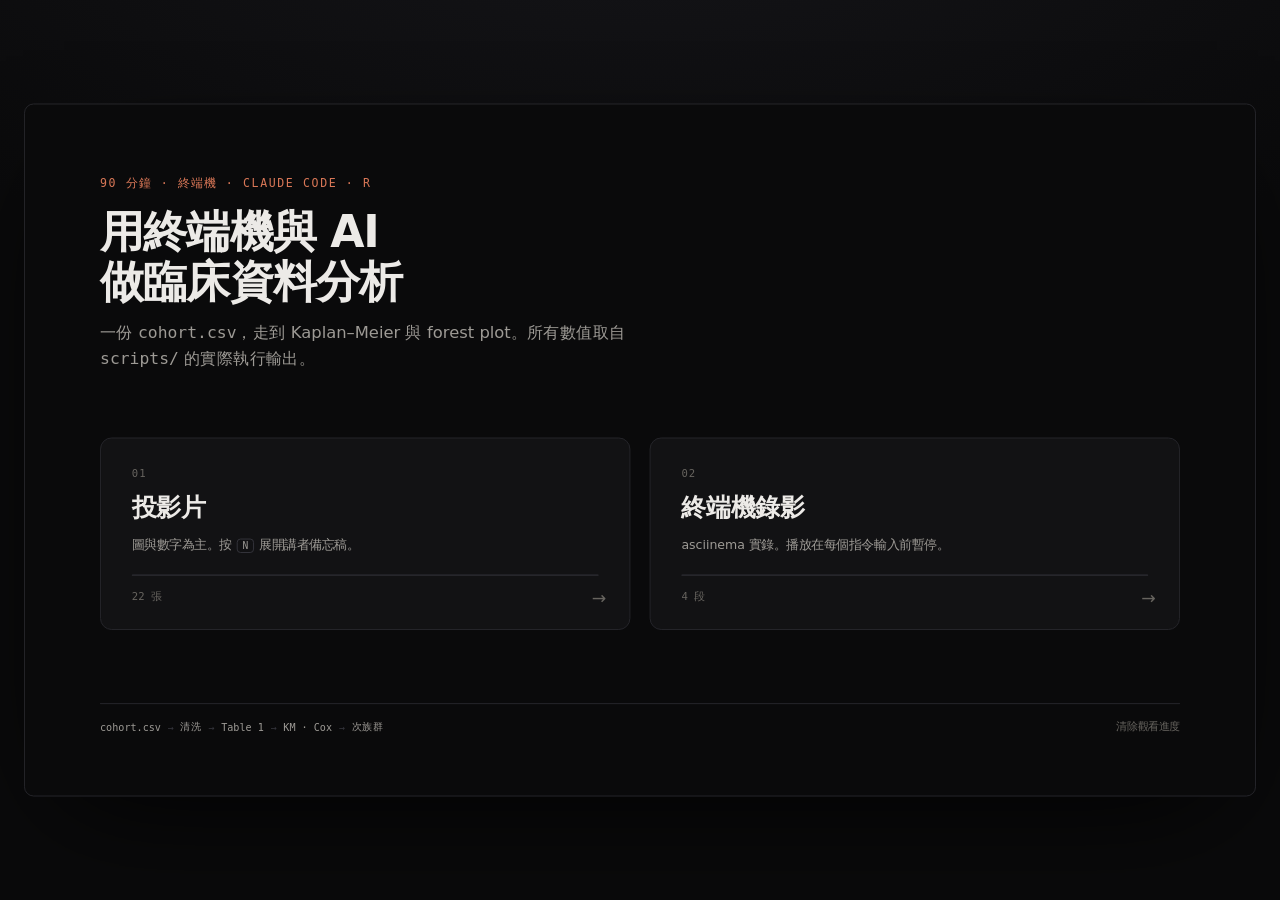
<file: site/index.html>
<!doctype html>
<html lang="zh-TW">
<head>
<meta charset="utf-8">
<meta name="viewport" content="width=device-width, initial-scale=1">
<title>用終端機與 AI 做臨床資料分析 · 90 分鐘</title>
<link rel="stylesheet" href="assets/base.css?v=1788102127">
<style>
  .home { position: absolute; inset: 0; padding: 74px 78px 64px; display: flex; flex-direction: column; }
  .home header { flex: 0 0 auto; }
  .home .kicker { font-family: var(--mono); font-size: 12px; letter-spacing: .14em;
                  text-transform: uppercase; color: var(--accent); }
  .home h1 { font-size: 46px; line-height: 1.12; font-weight: 600; letter-spacing: -.025em;
             margin: 16px 0 14px; max-width: 20ch; }
  .home .sub { font-size: 17px; line-height: 1.6; color: var(--ink-2); max-width: 56ch; margin: 0; }

  .cards { flex: 1 1 auto; display: grid; grid-template-columns: 1fr 1fr; gap: 20px;
           align-content: center; margin: 0 0 8px; }
  .card { display: block; position: relative; padding: 30px 32px 26px;
          border: 1px solid var(--hair); border-radius: 12px; background: var(--panel);
          transition: border-color .18s, background .18s, transform .18s; }
  .card:hover { border-color: var(--hair-2); background: var(--panel-2); transform: translateY(-2px); }
  .card:hover .go { color: var(--accent); }
  .card .n { font-family: var(--mono); font-size: 11px; color: var(--ink-3); letter-spacing: .1em; }
  .card h2 { font-size: 26px; font-weight: 600; letter-spacing: -.015em; margin: 12px 0 10px; }
  .card p { font-size: 13px; line-height: 1.65; color: var(--ink-2); margin: 0 0 20px; }
  .card .meta { display: flex; align-items: center; gap: 10px; font-family: var(--mono);
                font-size: 11px; color: var(--ink-3); }
  .card .resume { color: var(--accent); }
  .card .go { position: absolute; right: 24px; bottom: 22px; font-size: 18px;
              color: var(--ink-3); transition: color .18s; }
  .card .bar { height: 2px; background: var(--hair); border-radius: 2px; margin-bottom: 14px; overflow: hidden; }
  .card .bar i { display: block; height: 100%; width: 0; background: var(--accent); }

  .home footer { flex: 0 0 auto; display: flex; justify-content: space-between;
                 align-items: flex-end; font-size: 12px; color: var(--ink-3);
                 border-top: 1px solid var(--hair); padding-top: 16px; }
  .home footer .reset { font-family: var(--mono); cursor: pointer; border: 0; background: none;
                        color: var(--ink-3); font-size: 11px; padding: 0; }
  .home footer .reset:hover { color: var(--accent); }
  .flow { display: flex; align-items: center; gap: 7px; font-family: var(--mono);
          font-size: 10.5px; color: var(--ink-3); flex-wrap: wrap; }
  .flow span.s { color: var(--ink-2); }
  .flow span.a { color: var(--hair-2); }
</style>
</head>
<body>
<div class="stage-wrap">
  <div class="stage" id="stage">
    <div class="home">
      <header>
        <div class="kicker">90 分鐘 · 終端機 · Claude Code · R</div>
        <h1>用終端機與 AI<br>做臨床資料分析</h1>
        <p class="sub">一份 <code>cohort.csv</code>，走到 Kaplan–Meier 與 forest plot。所有數值取自 <code>scripts/</code> 的實際執行輸出。</p>
      </header>

      <div class="cards">
        <a class="card" href="slides/" id="c-slides">
          <div class="n">01</div>
          <h2>投影片</h2>
          <p>圖與數字為主。按 <kbd>N</kbd> 展開講者備忘稿。</p>
          <div class="bar"><i id="b-slides"></i></div>
          <div class="meta"><span id="m-slides">22 張</span></div>
          <div class="go">→</div>
        </a>


        <a class="card" href="cast/" id="c-cast">
          <div class="n">02</div>
          <h2>終端機錄影</h2>
          <p>asciinema 實錄。播放在每個指令輸入前暫停。</p>
          <div class="bar"><i id="b-cast"></i></div>
          <div class="meta"><span id="m-cast">4 段</span></div>
          <div class="go">→</div>
        </a>
      </div>

      <footer>
        <div class="flow">
          <span class="s">cohort.csv</span><span class="a">→</span>
          <span class="s">清洗</span><span class="a">→</span>
          <span class="s">Table 1</span><span class="a">→</span>
          <span class="s">KM · Cox</span><span class="a">→</span>
          <span class="s">次族群</span>
        </div>
        <button class="reset" id="reset">清除觀看進度</button>
      </footer>
    </div>
  </div>
</div>

<script src="assets/stage.js?v=1788102127"></script>
<script src="assets/slides.js?v=1788102127"></script>
<script src="assets/casts.js?v=1788102127"></script>
<script>
(function () {
  Stage.fit(document.getElementById("stage"));

  var TOTAL = {
    slides: (window.SLIDES && SLIDES.length) || 0,
    cast:   (window.CASTS && CASTS.length) || 0
  };
  var LABEL = { slides: "張", cast: "段" };

  function paint(key) {
    var p = Stage.Progress(key).read();
    var total = TOTAL[key];
    document.getElementById("m-" + key).textContent = total + " " + LABEL[key];
    if (!p || total === 0) return;
    var pct = Math.min(100, ((p.i + 1) / total) * 100);
    document.getElementById("b-" + key).style.width = pct.toFixed(1) + "%";
    var where = key === "slides"
      ? "第 " + (p.i + 1) + " 張"
      : ((CASTS && CASTS[p.i]) ? CASTS[p.i].id : "第 " + (p.i + 1) + " 段");
    document.getElementById("m-" + key).innerHTML =
      total + " " + LABEL[key] +
      ' <span class="resume">· 續看 ' + where + '（' + Stage.ago(p.t) + '）</span>';
  }
  paint("slides"); paint("cast");

  document.getElementById("reset").addEventListener("click", function (e) {
    e.preventDefault();
    Stage.Progress("slides").clear();
    Stage.Progress("cast").clear();
    location.reload();
  });

  document.addEventListener("keydown", function (e) {
    if (e.key === "1") location.href = "slides/";
    if (e.key === "2") location.href = "cast/";
  });
})();
</script>
</body>
</html>
</file>
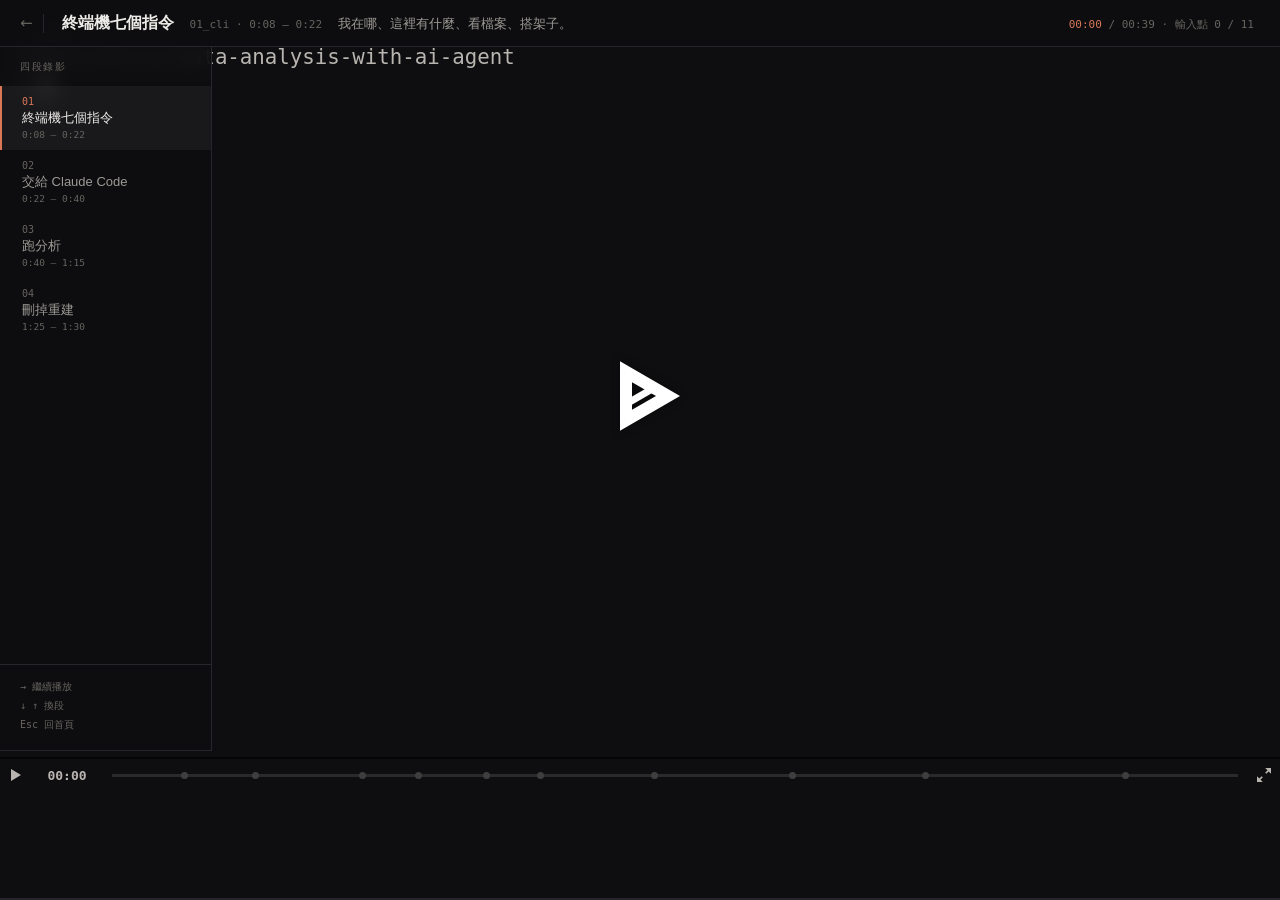
<file: site/cast/index.html>
<!doctype html>
<html lang="zh-TW">
<head>
<meta charset="utf-8">
<meta name="viewport" content="width=device-width, initial-scale=1">
<title>終端機錄影 · 用終端機與 AI 做臨床資料分析</title>
<link rel="stylesheet" href="../assets/base.css?v=1788102127">
<link rel="stylesheet" href="../assets/vendor/asciinema-player.css">
<link rel="stylesheet" href="../assets/cast.css?v=1788102127">
</head>
<body class="full">
<div class="rec" id="rec">
  <div id="player"></div>

  <!-- 上：段落標題 -->
  <div class="ov ov-top" id="ov-top">
    <div class="panel">
      <a class="back" href="../">←</a>
      <h2 id="seg-title">—</h2>
      <span class="meta" id="seg-meta"></span>
      <p class="note" id="seg-note"></p>
      <span class="pos" id="counter"></span>
    </div>
  </div>

  <!-- 左：段落軌 -->
  <nav class="ov ov-left" id="ov-left">
    <div class="panel">
      <div class="rail-h">四段錄影</div>
      <div id="rail"></div>
      <div class="rail-foot">→ 繼續播放<br>↓ ↑ 換段<br>Esc 回首頁</div>
    </div>
  </nav>

  <!-- 右：輸入點 -->
  <aside class="ov ov-right" id="ov-right">
    <div class="panel">
      <div class="rail-h" id="marks-h"></div>
      <ol id="marks"></ol>
    </div>
  </aside>

  <div class="ov ov-chrome on" id="ov-chrome">
    <div class="chrome progress"><div class="fill" id="fill"></div></div>
  </div>
</div>

<script src="../assets/vendor/asciinema-player.min.js"></script>
<script src="../assets/stage.js?v=1788102127"></script>
<script src="../assets/casts.js?v=1788102127"></script>
<script src="../assets/cast.js?v=1788102127"></script>
</body>
</html>
</file>
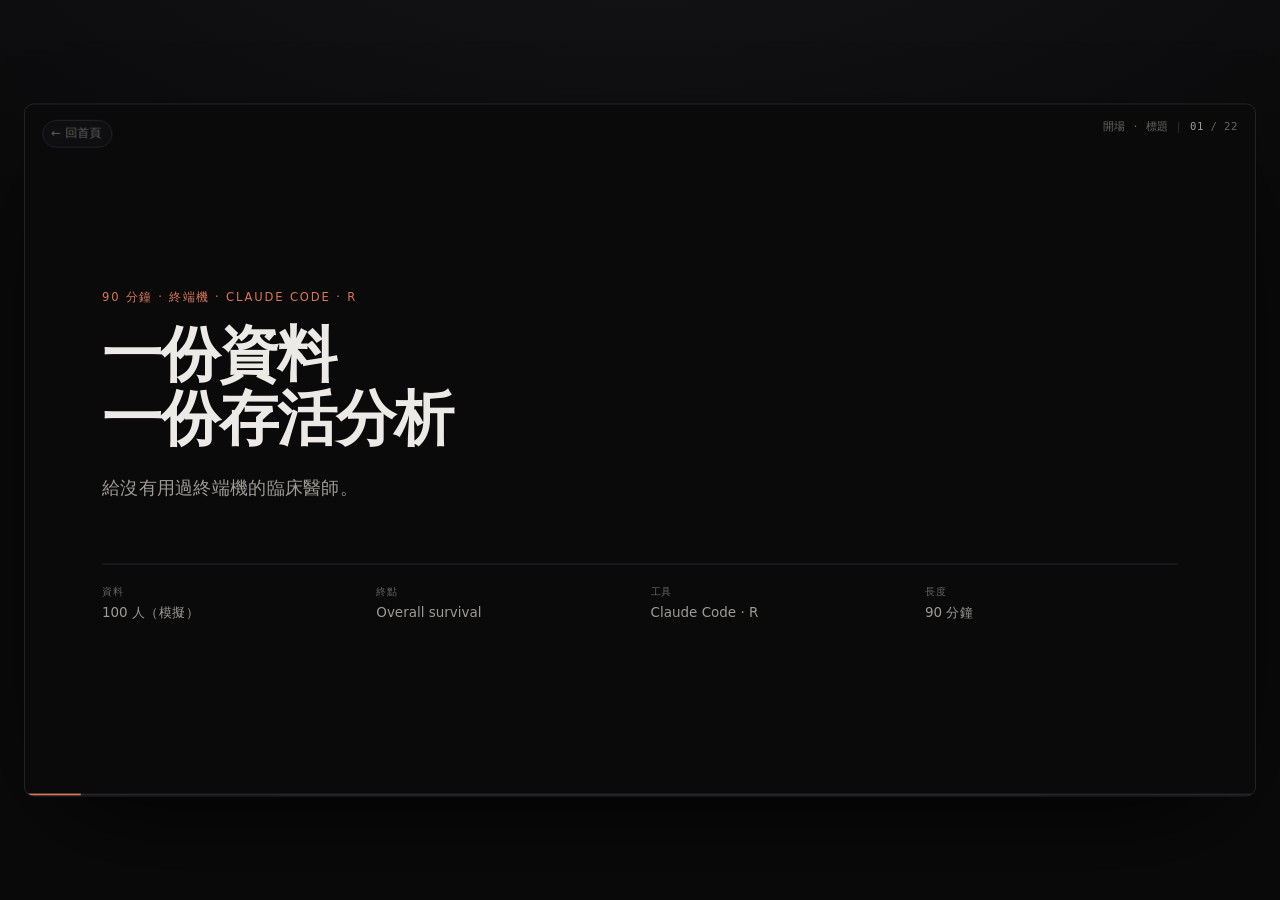
<file: site/slides/index.html>
<!doctype html>
<html lang="zh-TW">
<head>
<meta charset="utf-8">
<meta name="viewport" content="width=device-width, initial-scale=1">
<title>投影片 · 用終端機與 AI 做臨床資料分析</title>
<link rel="stylesheet" href="../assets/base.css?v=1788102127">
<link rel="stylesheet" href="../assets/deck.css?v=1788102127">
<style>
  #toast { position: absolute; left: 50%; top: 22px; transform: translateX(-50%) translateY(-10px);
           z-index: 50; font-size: 12px; font-family: var(--mono); color: var(--ink-2);
           background: var(--panel); border: 1px solid var(--hair-2); border-radius: 999px;
           padding: 6px 15px; opacity: 0; transition: opacity .3s, transform .3s; pointer-events: none; }
  #toast.on { opacity: 1; transform: translateX(-50%) translateY(0); }
  .counter .sep { color: var(--hair-2); margin: 0 8px; }
  #act { color: var(--ink-3); }
</style>
</head>
<body>
<div class="stage-wrap">
  <div class="stage" id="stage">
    <div id="deck"></div>

    <a class="chrome home-link" href="../">← 回首頁</a>
    <div class="chrome counter"><span id="act"></span><span class="sep">|</span><span id="counter">01 / 33</span></div>
    <div id="toast"></div>
    <div id="notes"><div class="nh">備忘稿 · 只有講者看得到 · <kbd>N</kbd> 收合</div><div class="nb"></div></div>
    <div id="edit-badge"></div>

    <div id="export-box">
      <h3>存檔</h3>
      <div class="status"></div>
      <p>內容已複製到剪貼簿。貼進 <code>site/assets/overrides.js</code> 的 <code>slides</code> 物件即可定版，
         不需修改 slides.js。</p>
      <textarea spellcheck="false"></textarea>
      <div class="row">
        <button data-act="close">關閉</button>
        <button data-act="reset">清除所有修改</button>
      </div>
    </div>

    <div class="chrome hint">
      <kbd>→</kbd> 下一步 <kbd>↓</kbd> 下一張 <kbd>N</kbd> 備忘稿 <kbd>E</kbd> 編輯 <kbd>F</kbd> 全螢幕 <kbd>Esc</kbd> 回首頁
    </div>
    <div class="chrome progress"><div class="fill" id="fill"></div></div>
  </div>
</div>

<script src="../assets/stage.js?v=1788102127"></script>
<script src="../assets/slides.js?v=1788102127"></script>
<script src="../assets/overrides.js?v=1788102127"></script>
<script src="../assets/edit.js?v=1788102127"></script>
<script src="../assets/deck.js?v=1788102127"></script>
</body>
</html>
</file>
<file: site/assets/base.css>
/* base.css — 全站共用：設計 token、16:9 舞台、chrome
   暗底 + 單一強調色。除了強調色與終端機語法，其餘一律灰階。 */

:root {
  --bg:      #0a0a0b;
  --panel:   #121214;
  --panel-2: #17171a;
  --hair:    #26262b;
  --hair-2:  #35353c;
  --ink:     #eceae7;
  --ink-2:   #9d9a95;
  --ink-3:   #67645f;
  --accent:  #d97757;
  --accent-d:#8a4529;

  --sans: "PingFang TC", "Noto Sans TC", "Hiragino Sans", -apple-system,
          BlinkMacSystemFont, "Segoe UI", system-ui, sans-serif;
  --mono: "SF Mono", "JetBrains Mono", "Menlo", ui-monospace, monospace;

  --stage-w: 1280px;
  --stage-h: 720px;
}

* { box-sizing: border-box; }

html, body {
  margin: 0; height: 100%;
  background: var(--bg);
  color: var(--ink);
  font-family: var(--sans);
  -webkit-font-smoothing: antialiased;
  overflow: hidden;
}

a { color: inherit; text-decoration: none; }
::selection { background: var(--accent-d); color: #fff; }

/* ---------- 16:9 舞台 ----------------------------------------------------
   內容一律在 1280x720 的座標系裡排版，再整體縮放去貼合視窗。
   投影片與 demo 因此在任何螢幕上都長得一模一樣。 */
.stage-wrap {
  position: fixed; inset: 0;
  display: grid; place-items: center;
  background:
    radial-gradient(120% 90% at 50% -20%, #16161a 0%, var(--bg) 62%);
}
.stage {
  width: var(--stage-w); height: var(--stage-h);
  position: relative; overflow: hidden;
  transform: scale(var(--scale, 1));
  transform-origin: center center;
  background: var(--bg);
  border: 1px solid var(--hair);
  border-radius: 10px;
  box-shadow: 0 40px 120px -40px #000;
}

/* ---------- chrome：左上返回、右上控制、底部進度 ------------------------ */
.chrome {
  position: absolute; z-index: 40;
  font-size: 12px; letter-spacing: .04em;
  color: var(--ink-3);
}
.home-link {
  left: 18px; top: 16px;
  display: inline-flex; align-items: center; gap: 7px;
  padding: 5px 11px 5px 8px;
  border: 1px solid var(--hair); border-radius: 999px;
  background: rgba(18,18,20,.7); backdrop-filter: blur(6px);
  transition: color .15s, border-color .15s;
}
.home-link:hover { color: var(--ink); border-color: var(--hair-2); }

.counter {
  right: 18px; top: 16px;
  font-family: var(--mono); font-size: 11px;
  color: var(--ink-3);
}
.counter b { color: var(--ink-2); font-weight: 500; }

.progress {
  left: 0; right: 0; bottom: 0; height: 2px;
  background: var(--hair);
}
.progress .fill {
  height: 100%; width: 0;
  background: var(--accent);
  transition: width .3s cubic-bezier(.4,0,.2,1);
}

.hint {
  left: 50%; bottom: 14px; transform: translateX(-50%);
  font-size: 11px; color: var(--ink-3);
  opacity: 0; transition: opacity .3s;
  pointer-events: none;
}
.stage:hover .hint { opacity: 1; }
kbd {
  font-family: var(--mono); font-size: 10px;
  padding: 1px 5px; margin: 0 1px;
  border: 1px solid var(--hair-2); border-radius: 4px;
  color: var(--ink-2);
}

/* ---------- 通用排版 ----------------------------------------------------- */
.eyebrow {
  font-size: 12px; letter-spacing: .16em; text-transform: uppercase;
  color: var(--accent); margin-bottom: 18px;
}
h1.display {
  font-size: 62px; line-height: 1.08; font-weight: 600;
  letter-spacing: -.02em; margin: 0 0 22px;
}
h2.head {
  font-size: 38px; line-height: 1.2; font-weight: 600;
  letter-spacing: -.015em; margin: 0 0 20px;
}
p.lede {
  font-size: 19px; line-height: 1.65; color: var(--ink-2);
  max-width: 62ch; margin: 0 0 20px;
}
.muted { color: var(--ink-3); }
b, strong { font-weight: 600; color: var(--ink); }
em.hl { font-style: normal; color: var(--accent); }

code, .mono { font-family: var(--mono); }
.tag {
  display: inline-block; font-family: var(--mono); font-size: 11px;
  padding: 2px 8px; border: 1px solid var(--hair-2); border-radius: 999px;
  color: var(--ink-2);
}

/* ---------- 就地編輯 ---------------------------------------------------- */
.editable { outline: 1px dashed var(--hair-2); outline-offset: 3px; border-radius: 3px; }
.editable:hover { outline-color: var(--accent); cursor: text; }
.editable:focus { outline: 1px solid var(--accent); outline-offset: 3px;
                  background: rgba(217,119,87,.06); }
body.editing [data-step] { opacity: 1 !important; transform: none !important; }

#edit-badge {
  position: absolute; left: 50%; top: 16px; transform: translateX(-50%);
  z-index: 60; font-family: var(--mono); font-size: 11px; color: var(--accent);
  background: var(--panel); border: 1px solid var(--accent); border-radius: 999px;
  padding: 5px 14px; opacity: 0; transition: opacity .2s; pointer-events: none;
}
#edit-badge.on { opacity: 1; }
#edit-badge .k { color: var(--ink-3); margin-left: 8px; }

#export-box {
  position: absolute; inset: 0; z-index: 90; display: none;
  background: rgba(10,10,11,.94); padding: 60px 80px;
  flex-direction: column; gap: 12px;
}
#export-box.on { display: flex; }
#export-box h3 { margin: 0; font-size: 17px; font-weight: 600; }
#export-box p { margin: 0; font-size: 12.5px; color: var(--ink-2); line-height: 1.7; }
#export-box code { color: var(--accent); }
#export-box textarea {
  flex: 1; width: 100%; resize: none;
  font-family: var(--mono); font-size: 11.5px; line-height: 1.6;
  background: var(--panel); color: var(--ink-2);
  border: 1px solid var(--hair-2); border-radius: 8px; padding: 14px;
}
#export-box .row { display: flex; gap: 10px; }
#export-box button {
  font-family: var(--mono); font-size: 11px; color: var(--ink-2);
  background: var(--panel); border: 1px solid var(--hair-2); border-radius: 6px;
  padding: 7px 14px; cursor: pointer;
}
#export-box button:hover { color: var(--ink); border-color: var(--accent); }
#export-box .status { font-family: var(--mono); font-size: 11.5px; color: var(--ink-2);
                      border: 1px solid var(--hair-2); border-radius: 6px; padding: 8px 12px; }
#export-box .status.ok   { color: var(--accent); border-color: var(--accent); }
#export-box .status.warn { color: var(--ink-2); border-color: var(--hair-2); }
</file>
<file: site/assets/vendor/asciinema-player.css>
div.ap-wrapper {
  outline: none;
  height: 100%;
  display: flex;
  justify-content: center;
}
div.ap-wrapper .title-bar {
  display: none;
  top: -78px;
  transition: top 0.15s linear;
  position: absolute;
  left: 0;
  right: 0;
  box-sizing: content-box;
  font-size: 20px;
  line-height: 1em;
  padding: 15px;
  font-family: sans-serif;
  color: white;
  background-color: rgba(0, 0, 0, 0.8);
}
div.ap-wrapper .title-bar img {
  vertical-align: middle;
  height: 48px;
  margin-right: 16px;
}
div.ap-wrapper .title-bar a {
  color: white;
  text-decoration: underline;
}
div.ap-wrapper .title-bar a:hover {
  text-decoration: none;
}
div.ap-wrapper:fullscreen {
  background-color: #000;
  width: 100%;
  align-items: center;
}
div.ap-wrapper:fullscreen .title-bar {
  display: initial;
}
div.ap-wrapper:fullscreen.hud .title-bar {
  top: 0;
}
div.ap-wrapper div.ap-player {
  text-align: left;
  display: inline-block;
  padding: 0px;
  position: relative;
  box-sizing: content-box;
  overflow: hidden;
  max-width: 100%;
  border-radius: 4px;
  font-size: 15px;
  background-color: var(--term-color-background);
}
.ap-player {
  --term-color-foreground: #ffffff;
  --term-color-background: #000000;
  --term-color-0: var(--term-color-foreground);
  --term-color-1: var(--term-color-foreground);
  --term-color-2: var(--term-color-foreground);
  --term-color-3: var(--term-color-foreground);
  --term-color-4: var(--term-color-foreground);
  --term-color-5: var(--term-color-foreground);
  --term-color-6: var(--term-color-foreground);
  --term-color-7: var(--term-color-foreground);
  --term-color-8: var(--term-color-0);
  --term-color-9: var(--term-color-1);
  --term-color-10: var(--term-color-2);
  --term-color-11: var(--term-color-3);
  --term-color-12: var(--term-color-4);
  --term-color-13: var(--term-color-5);
  --term-color-14: var(--term-color-6);
  --term-color-15: var(--term-color-7);
}
.ap-player .fg-0 {
  --fg: var(--term-color-0);
}
.ap-player .bg-0 {
  --bg: var(--term-color-0);
}
.ap-player .fg-1 {
  --fg: var(--term-color-1);
}
.ap-player .bg-1 {
  --bg: var(--term-color-1);
}
.ap-player .fg-2 {
  --fg: var(--term-color-2);
}
.ap-player .bg-2 {
  --bg: var(--term-color-2);
}
.ap-player .fg-3 {
  --fg: var(--term-color-3);
}
.ap-player .bg-3 {
  --bg: var(--term-color-3);
}
.ap-player .fg-4 {
  --fg: var(--term-color-4);
}
.ap-player .bg-4 {
  --bg: var(--term-color-4);
}
.ap-player .fg-5 {
  --fg: var(--term-color-5);
}
.ap-player .bg-5 {
  --bg: var(--term-color-5);
}
.ap-player .fg-6 {
  --fg: var(--term-color-6);
}
.ap-player .bg-6 {
  --bg: var(--term-color-6);
}
.ap-player .fg-7 {
  --fg: var(--term-color-7);
}
.ap-player .bg-7 {
  --bg: var(--term-color-7);
}
.ap-player .fg-8 {
  --fg: var(--term-color-8);
}
.ap-player .bg-8 {
  --bg: var(--term-color-8);
}
.ap-player .fg-9 {
  --fg: var(--term-color-9);
}
.ap-player .bg-9 {
  --bg: var(--term-color-9);
}
.ap-player .fg-10 {
  --fg: var(--term-color-10);
}
.ap-player .bg-10 {
  --bg: var(--term-color-10);
}
.ap-player .fg-11 {
  --fg: var(--term-color-11);
}
.ap-player .bg-11 {
  --bg: var(--term-color-11);
}
.ap-player .fg-12 {
  --fg: var(--term-color-12);
}
.ap-player .bg-12 {
  --bg: var(--term-color-12);
}
.ap-player .fg-13 {
  --fg: var(--term-color-13);
}
.ap-player .bg-13 {
  --bg: var(--term-color-13);
}
.ap-player .fg-14 {
  --fg: var(--term-color-14);
}
.ap-player .bg-14 {
  --bg: var(--term-color-14);
}
.ap-player .fg-15 {
  --fg: var(--term-color-15);
}
.ap-player .bg-15 {
  --bg: var(--term-color-15);
}
.ap-player .fg-8,
.ap-player .fg-9,
.ap-player .fg-10,
.ap-player .fg-11,
.ap-player .fg-12,
.ap-player .fg-13,
.ap-player .fg-14,
.ap-player .fg-15 {
  font-weight: bold;
}
pre.ap-terminal {
  box-sizing: content-box;
  overflow: hidden;
  padding: 0;
  margin: 0px;
  display: block;
  white-space: pre;
  word-wrap: normal;
  word-break: normal;
  border-radius: 0;
  border-style: solid;
  cursor: text;
  border-width: 0.75em;
  color: var(--term-color-foreground);
  background-color: var(--term-color-background);
  border-color: var(--term-color-background);
  outline: none;
  line-height: var(--term-line-height);
  font-family: Consolas, Menlo, 'Bitstream Vera Sans Mono', monospace, 'Powerline Symbols';
  font-variant-ligatures: none;
}
pre.ap-terminal .ap-line {
  letter-spacing: normal;
  overflow: hidden;
}
pre.ap-terminal .ap-line span {
  padding: 0;
  display: inline-block;
  height: 100%;
}
pre.ap-terminal .ap-line {
  display: block;
  width: 100%;
  height: var(--term-line-height);
  position: relative;
}
pre.ap-terminal .ap-line span {
  position: absolute;
  left: calc(100% * var(--offset) / var(--term-cols));
  color: var(--fg);
  background-color: var(--bg);
}
pre.ap-terminal .ap-line .ap-inverse {
  color: var(--bg);
  background-color: var(--fg);
}
pre.ap-terminal .ap-line .cp-2580 {
  border-top: calc(0.5 * var(--term-line-height)) solid var(--fg);
  box-sizing: border-box;
}
pre.ap-terminal .ap-line .cp-2581 {
  border-bottom: calc(0.125 * var(--term-line-height)) solid var(--fg);
  box-sizing: border-box;
}
pre.ap-terminal .ap-line .cp-2582 {
  border-bottom: calc(0.25 * var(--term-line-height)) solid var(--fg);
  box-sizing: border-box;
}
pre.ap-terminal .ap-line .cp-2583 {
  border-bottom: calc(0.375 * var(--term-line-height)) solid var(--fg);
  box-sizing: border-box;
}
pre.ap-terminal .ap-line .cp-2584 {
  border-bottom: calc(0.5 * var(--term-line-height)) solid var(--fg);
  box-sizing: border-box;
}
pre.ap-terminal .ap-line .cp-2585 {
  border-bottom: calc(0.625 * var(--term-line-height)) solid var(--fg);
  box-sizing: border-box;
}
pre.ap-terminal .ap-line .cp-2586 {
  border-bottom: calc(0.75 * var(--term-line-height)) solid var(--fg);
  box-sizing: border-box;
}
pre.ap-terminal .ap-line .cp-2587 {
  border-bottom: calc(0.875 * var(--term-line-height)) solid var(--fg);
  box-sizing: border-box;
}
pre.ap-terminal .ap-line .cp-2588 {
  background-color: var(--fg);
}
pre.ap-terminal .ap-line .cp-2589 {
  border-left: 0.875ch solid var(--fg);
  box-sizing: border-box;
}
pre.ap-terminal .ap-line .cp-258a {
  border-left: 0.75ch solid var(--fg);
  box-sizing: border-box;
}
pre.ap-terminal .ap-line .cp-258b {
  border-left: 0.625ch solid var(--fg);
  box-sizing: border-box;
}
pre.ap-terminal .ap-line .cp-258c {
  border-left: 0.5ch solid var(--fg);
  box-sizing: border-box;
}
pre.ap-terminal .ap-line .cp-258d {
  border-left: 0.375ch solid var(--fg);
  box-sizing: border-box;
}
pre.ap-terminal .ap-line .cp-258e {
  border-left: 0.25ch solid var(--fg);
  box-sizing: border-box;
}
pre.ap-terminal .ap-line .cp-258f {
  border-left: 0.125ch solid var(--fg);
  box-sizing: border-box;
}
pre.ap-terminal .ap-line .cp-2590 {
  border-right: 0.5ch solid var(--fg);
  box-sizing: border-box;
}
pre.ap-terminal .ap-line .cp-2591 {
  background-color: color-mix(in srgb, var(--fg) 25%, var(--bg));
}
pre.ap-terminal .ap-line .cp-2592 {
  background-color: color-mix(in srgb, var(--fg) 50%, var(--bg));
}
pre.ap-terminal .ap-line .cp-2593 {
  background-color: color-mix(in srgb, var(--fg) 75%, var(--bg));
}
pre.ap-terminal .ap-line .cp-2594 {
  border-top: calc(0.125 * var(--term-line-height)) solid var(--fg);
  box-sizing: border-box;
}
pre.ap-terminal .ap-line .cp-2595 {
  border-right: 0.125ch solid var(--fg);
  box-sizing: border-box;
}
pre.ap-terminal .ap-line .cp-2596 {
  border-right: 0.5ch solid var(--bg);
  border-top: calc(0.5 * var(--term-line-height)) solid var(--bg);
  background-color: var(--fg);
  box-sizing: border-box;
}
pre.ap-terminal .ap-line .cp-2597 {
  border-left: 0.5ch solid var(--bg);
  border-top: calc(0.5 * var(--term-line-height)) solid var(--bg);
  background-color: var(--fg);
  box-sizing: border-box;
}
pre.ap-terminal .ap-line .cp-2598 {
  border-right: 0.5ch solid var(--bg);
  border-bottom: calc(0.5 * var(--term-line-height)) solid var(--bg);
  background-color: var(--fg);
  box-sizing: border-box;
}
pre.ap-terminal .ap-line .cp-2599 {
  border-left: 0.5ch solid var(--fg);
  border-bottom: calc(0.5 * var(--term-line-height)) solid var(--fg);
  box-sizing: border-box;
}
pre.ap-terminal .ap-line .cp-259a {
  box-sizing: border-box;
}
pre.ap-terminal .ap-line .cp-259a::before,
pre.ap-terminal .ap-line .cp-259a::after {
  content: '';
  position: absolute;
  width: 0.5ch;
  height: calc(0.5 * var(--term-line-height));
  background-color: var(--fg);
}
pre.ap-terminal .ap-line .cp-259a::before {
  top: 0;
  left: 0;
}
pre.ap-terminal .ap-line .cp-259a::after {
  bottom: 0;
  right: 0;
}
pre.ap-terminal .ap-line .cp-259b {
  border-left: 0.5ch solid var(--fg);
  border-top: calc(0.5 * var(--term-line-height)) solid var(--fg);
  box-sizing: border-box;
}
pre.ap-terminal .ap-line .cp-259c {
  border-right: 0.5ch solid var(--fg);
  border-top: calc(0.5 * var(--term-line-height)) solid var(--fg);
  box-sizing: border-box;
}
pre.ap-terminal .ap-line .cp-259d {
  border-left: 0.5ch solid var(--bg);
  border-bottom: calc(0.5 * var(--term-line-height)) solid var(--bg);
  background-color: var(--fg);
  box-sizing: border-box;
}
pre.ap-terminal .ap-line .cp-259e {
  box-sizing: border-box;
}
pre.ap-terminal .ap-line .cp-259e::before,
pre.ap-terminal .ap-line .cp-259e::after {
  content: '';
  position: absolute;
  width: 0.5ch;
  height: calc(0.5 * var(--term-line-height));
  background-color: var(--fg);
}
pre.ap-terminal .ap-line .cp-259e::before {
  top: 0;
  right: 0;
}
pre.ap-terminal .ap-line .cp-259e::after {
  bottom: 0;
  left: 0;
}
pre.ap-terminal .ap-line .cp-259f {
  border-right: 0.5ch solid var(--fg);
  border-bottom: calc(0.5 * var(--term-line-height)) solid var(--fg);
  box-sizing: border-box;
}
pre.ap-terminal .ap-line .cp-e0b0 {
  border-left: 1ch solid var(--fg);
  border-top: calc(0.5 * var(--term-line-height)) solid transparent;
  border-bottom: calc(0.5 * var(--term-line-height)) solid transparent;
  box-sizing: border-box;
}
pre.ap-terminal .ap-line .cp-e0b2 {
  border-right: 1ch solid var(--fg);
  border-top: calc(0.5 * var(--term-line-height)) solid transparent;
  border-bottom: calc(0.5 * var(--term-line-height)) solid transparent;
  box-sizing: border-box;
}
pre.ap-terminal.ap-cursor-on .ap-line .ap-cursor {
  color: var(--bg);
  background-color: var(--fg);
  border-radius: 0.05em;
}
pre.ap-terminal.ap-cursor-on .ap-line .ap-cursor.ap-inverse {
  color: var(--fg);
  background-color: var(--bg);
}
pre.ap-terminal:not(.ap-blink) .ap-line .ap-blink {
  color: transparent;
}
pre.ap-terminal .ap-bright {
  font-weight: bold;
}
pre.ap-terminal .ap-faint {
  opacity: 0.5;
}
pre.ap-terminal .ap-underline {
  text-decoration: underline;
}
pre.ap-terminal .ap-italic {
  font-style: italic;
}
pre.ap-terminal .ap-strikethrough {
  text-decoration: line-through;
}
.ap-line span {
  --fg: var(--term-color-foreground);
  --bg: var(--term-color-background);
}
div.ap-player div.ap-control-bar {
  width: 100%;
  height: 32px;
  display: flex;
  justify-content: space-between;
  align-items: stretch;
  color: var(--term-color-foreground);
  box-sizing: content-box;
  line-height: 1;
  position: absolute;
  bottom: 0;
  left: 0;
  opacity: 0;
  transition: opacity 0.15s linear;
  user-select: none;
  border-top: 2px solid color-mix(in oklab, black 33%, var(--term-color-background));
  z-index: 30;
}
div.ap-player div.ap-control-bar * {
  box-sizing: inherit;
}
div.ap-control-bar svg.ap-icon path {
  fill: var(--term-color-foreground);
}
div.ap-control-bar span.ap-playback-button {
  display: flex;
  flex: 0 0 auto;
  cursor: pointer;
  height: 12px;
  width: 12px;
  padding: 10px;
}
div.ap-control-bar span.ap-playback-button svg {
  height: 12px;
  width: 12px;
}
div.ap-control-bar span.ap-timer {
  display: flex;
  flex: 0 0 auto;
  min-width: 50px;
  margin: 0 10px;
  height: 100%;
  text-align: center;
  font-size: 13px;
  line-height: 100%;
  cursor: default;
}
div.ap-control-bar span.ap-timer span {
  font-family: Consolas, Menlo, 'Bitstream Vera Sans Mono', monospace;
  font-size: inherit;
  font-weight: 600;
  margin: auto;
}
div.ap-control-bar span.ap-timer .ap-time-remaining {
  display: none;
}
div.ap-control-bar span.ap-timer:hover .ap-time-elapsed {
  display: none;
}
div.ap-control-bar span.ap-timer:hover .ap-time-remaining {
  display: flex;
}
div.ap-control-bar .ap-progressbar {
  display: block;
  flex: 1 1 auto;
  height: 100%;
  padding: 0 10px;
}
div.ap-control-bar .ap-progressbar .ap-bar {
  display: block;
  position: relative;
  cursor: default;
  height: 100%;
  font-size: 0;
}
div.ap-control-bar .ap-progressbar .ap-bar .ap-gutter {
  display: block;
  position: absolute;
  top: 15px;
  left: 0;
  right: 0;
  height: 3px;
}
div.ap-control-bar .ap-progressbar .ap-bar .ap-gutter-empty {
  background-color: color-mix(in oklab, var(--term-color-foreground) 20%, var(--term-color-background));
}
div.ap-control-bar .ap-progressbar .ap-bar .ap-gutter-full {
  width: 100%;
  transform-origin: left center;
  background-color: var(--term-color-foreground);
  border-radius: 3px;
}
div.ap-control-bar.ap-seekable .ap-progressbar .ap-bar {
  cursor: pointer;
}
div.ap-control-bar .ap-fullscreen-button {
  display: block;
  flex: 0 0 auto;
  width: 14px;
  height: 14px;
  padding: 9px;
  cursor: pointer;
  position: relative;
}
div.ap-control-bar .ap-fullscreen-button svg {
  width: 14px;
  height: 14px;
}
div.ap-control-bar .ap-fullscreen-button svg.ap-icon-fullscreen-on {
  display: inline;
}
div.ap-control-bar .ap-fullscreen-button svg.ap-icon-fullscreen-off {
  display: none;
}
div.ap-control-bar .ap-fullscreen-button .ap-tooltip {
  right: 5px;
  left: initial;
  transform: none;
}
div.ap-wrapper.ap-hud .ap-control-bar {
  opacity: 1;
}
div.ap-wrapper:fullscreen .ap-fullscreen-button svg.ap-icon-fullscreen-on {
  display: none;
}
div.ap-wrapper:fullscreen .ap-fullscreen-button svg.ap-icon-fullscreen-off {
  display: inline;
}
span.ap-progressbar span.ap-marker-container {
  display: block;
  top: 0;
  bottom: 0;
  width: 21px;
  position: absolute;
  margin-left: -10px;
}
span.ap-marker-container span.ap-marker {
  display: block;
  top: 13px;
  bottom: 12px;
  left: 7px;
  right: 7px;
  background-color: color-mix(in oklab, var(--term-color-foreground) 33%, var(--term-color-background));
  position: absolute;
  transition: top 0.1s, bottom 0.1s, left 0.1s, right 0.1s, background-color 0.1s;
  border-radius: 50%;
}
span.ap-marker-container span.ap-marker.ap-marker-past {
  background-color: var(--term-color-foreground);
}
span.ap-marker-container span.ap-marker:hover,
span.ap-marker-container:hover span.ap-marker {
  background-color: var(--term-color-foreground);
  top: 11px;
  bottom: 10px;
  left: 5px;
  right: 5px;
}
.ap-tooltip-container span.ap-tooltip {
  visibility: hidden;
  background-color: var(--term-color-foreground);
  color: var(--term-color-background);
  font-family: Consolas, Menlo, 'Bitstream Vera Sans Mono', monospace;
  font-weight: bold;
  text-align: center;
  padding: 0 0.5em;
  border-radius: 4px;
  position: absolute;
  z-index: 1;
  white-space: nowrap;
  /* Prevents the text from wrapping and makes sure the tooltip width adapts to the text length */
  font-size: 13px;
  line-height: 2em;
  bottom: 100%;
  left: 50%;
  transform: translateX(-50%);
}
.ap-tooltip-container:hover span.ap-tooltip {
  visibility: visible;
}
.ap-player .ap-overlay {
  z-index: 10;
  background-repeat: no-repeat;
  background-position: center;
  position: absolute;
  top: 0;
  left: 0;
  right: 0;
  bottom: 0;
  display: flex;
  justify-content: center;
  align-items: center;
}
.ap-player .ap-overlay-start {
  cursor: pointer;
}
.ap-player .ap-overlay-start .ap-play-button {
  font-size: 0px;
  position: absolute;
  left: 0;
  top: 0;
  right: 0;
  bottom: 0;
  text-align: center;
  color: white;
  height: 80px;
  max-height: 66%;
  margin: auto;
}
.ap-player .ap-overlay-start .ap-play-button div {
  height: 100%;
}
.ap-player .ap-overlay-start .ap-play-button div span {
  height: 100%;
  display: block;
}
.ap-player .ap-overlay-start .ap-play-button div span svg {
  height: 100%;
}
.ap-player .ap-overlay-start .ap-play-button svg {
  filter: drop-shadow(0px 0px 5px rgba(0, 0, 0, 0.4));
}
.ap-player .ap-overlay-loading .ap-loader {
  width: 48px;
  height: 48px;
  border-radius: 50%;
  display: inline-block;
  position: relative;
  border: 10px solid;
  border-color: rgba(255, 255, 255, 0.3) rgba(255, 255, 255, 0.5) rgba(255, 255, 255, 0.7) #ffffff;
  border-color: color-mix(in srgb, var(--term-color-foreground) 30%, var(--term-color-background)) color-mix(in srgb, var(--term-color-foreground) 50%, var(--term-color-background)) color-mix(in srgb, var(--term-color-foreground) 70%, var(--term-color-background)) color-mix(in srgb, var(--term-color-foreground) 100%, var(--term-color-background));
  box-sizing: border-box;
  animation: ap-loader-rotation 1s linear infinite;
}
.ap-player .ap-overlay-info {
  background-color: var(--term-color-background);
}
.ap-player .ap-overlay-info span {
  font-family: Consolas, Menlo, 'Bitstream Vera Sans Mono', monospace, 'Powerline Symbols';
  font-variant-ligatures: none;
  font-size: 2em;
  color: var(--term-color-foreground);
}
.ap-player .ap-overlay-info span .ap-line {
  letter-spacing: normal;
  overflow: hidden;
}
.ap-player .ap-overlay-info span .ap-line span {
  padding: 0;
  display: inline-block;
  height: 100%;
}
.ap-player .ap-overlay-help {
  background-color: rgba(0, 0, 0, 0.8);
  container-type: inline-size;
}
.ap-player .ap-overlay-help > div {
  font-family: Consolas, Menlo, 'Bitstream Vera Sans Mono', monospace, 'Powerline Symbols';
  font-variant-ligatures: none;
  max-width: 85%;
  max-height: 85%;
  font-size: 18px;
  color: var(--term-color-foreground);
  background-color: var(--term-color-background);
  border-radius: 6px;
  box-sizing: border-box;
  margin-bottom: 32px;
}
.ap-player .ap-overlay-help > div .ap-line {
  letter-spacing: normal;
  overflow: hidden;
}
.ap-player .ap-overlay-help > div .ap-line span {
  padding: 0;
  display: inline-block;
  height: 100%;
}
.ap-player .ap-overlay-help > div div {
  padding: calc(min(4cqw, 40px));
  font-size: calc(min(1.9cqw, 18px));
}
.ap-player .ap-overlay-help > div div p {
  font-weight: bold;
  margin: 0 0 2em 0;
}
.ap-player .ap-overlay-help > div div ul {
  list-style: none;
  padding: 0;
}
.ap-player .ap-overlay-help > div div ul li {
  margin: 0 0 0.75em 0;
}
.ap-player .ap-overlay-help > div div kbd {
  color: var(--term-color-background);
  background-color: var(--term-color-foreground);
  padding: 0.2em 0.5em;
  border-radius: 0.2em;
  font-family: inherit;
  font-size: 0.85em;
  border: none;
  margin: 0;
}
.ap-player .ap-overlay-error span {
  font-size: 8em;
}
@keyframes ap-loader-rotation {
  0% {
    transform: rotate(0deg);
  }
  100% {
    transform: rotate(360deg);
  }
}
.ap-terminal .fg-16 {
  --fg: #000000;
}
.ap-terminal .bg-16 {
  --bg: #000000;
}
.ap-terminal .fg-17 {
  --fg: #00005f;
}
.ap-terminal .bg-17 {
  --bg: #00005f;
}
.ap-terminal .fg-18 {
  --fg: #000087;
}
.ap-terminal .bg-18 {
  --bg: #000087;
}
.ap-terminal .fg-19 {
  --fg: #0000af;
}
.ap-terminal .bg-19 {
  --bg: #0000af;
}
.ap-terminal .fg-20 {
  --fg: #0000d7;
}
.ap-terminal .bg-20 {
  --bg: #0000d7;
}
.ap-terminal .fg-21 {
  --fg: #0000ff;
}
.ap-terminal .bg-21 {
  --bg: #0000ff;
}
.ap-terminal .fg-22 {
  --fg: #005f00;
}
.ap-terminal .bg-22 {
  --bg: #005f00;
}
.ap-terminal .fg-23 {
  --fg: #005f5f;
}
.ap-terminal .bg-23 {
  --bg: #005f5f;
}
.ap-terminal .fg-24 {
  --fg: #005f87;
}
.ap-terminal .bg-24 {
  --bg: #005f87;
}
.ap-terminal .fg-25 {
  --fg: #005faf;
}
.ap-terminal .bg-25 {
  --bg: #005faf;
}
.ap-terminal .fg-26 {
  --fg: #005fd7;
}
.ap-terminal .bg-26 {
  --bg: #005fd7;
}
.ap-terminal .fg-27 {
  --fg: #005fff;
}
.ap-terminal .bg-27 {
  --bg: #005fff;
}
.ap-terminal .fg-28 {
  --fg: #008700;
}
.ap-terminal .bg-28 {
  --bg: #008700;
}
.ap-terminal .fg-29 {
  --fg: #00875f;
}
.ap-terminal .bg-29 {
  --bg: #00875f;
}
.ap-terminal .fg-30 {
  --fg: #008787;
}
.ap-terminal .bg-30 {
  --bg: #008787;
}
.ap-terminal .fg-31 {
  --fg: #0087af;
}
.ap-terminal .bg-31 {
  --bg: #0087af;
}
.ap-terminal .fg-32 {
  --fg: #0087d7;
}
.ap-terminal .bg-32 {
  --bg: #0087d7;
}
.ap-terminal .fg-33 {
  --fg: #0087ff;
}
.ap-terminal .bg-33 {
  --bg: #0087ff;
}
.ap-terminal .fg-34 {
  --fg: #00af00;
}
.ap-terminal .bg-34 {
  --bg: #00af00;
}
.ap-terminal .fg-35 {
  --fg: #00af5f;
}
.ap-terminal .bg-35 {
  --bg: #00af5f;
}
.ap-terminal .fg-36 {
  --fg: #00af87;
}
.ap-terminal .bg-36 {
  --bg: #00af87;
}
.ap-terminal .fg-37 {
  --fg: #00afaf;
}
.ap-terminal .bg-37 {
  --bg: #00afaf;
}
.ap-terminal .fg-38 {
  --fg: #00afd7;
}
.ap-terminal .bg-38 {
  --bg: #00afd7;
}
.ap-terminal .fg-39 {
  --fg: #00afff;
}
.ap-terminal .bg-39 {
  --bg: #00afff;
}
.ap-terminal .fg-40 {
  --fg: #00d700;
}
.ap-terminal .bg-40 {
  --bg: #00d700;
}
.ap-terminal .fg-41 {
  --fg: #00d75f;
}
.ap-terminal .bg-41 {
  --bg: #00d75f;
}
.ap-terminal .fg-42 {
  --fg: #00d787;
}
.ap-terminal .bg-42 {
  --bg: #00d787;
}
.ap-terminal .fg-43 {
  --fg: #00d7af;
}
.ap-terminal .bg-43 {
  --bg: #00d7af;
}
.ap-terminal .fg-44 {
  --fg: #00d7d7;
}
.ap-terminal .bg-44 {
  --bg: #00d7d7;
}
.ap-terminal .fg-45 {
  --fg: #00d7ff;
}
.ap-terminal .bg-45 {
  --bg: #00d7ff;
}
.ap-terminal .fg-46 {
  --fg: #00ff00;
}
.ap-terminal .bg-46 {
  --bg: #00ff00;
}
.ap-terminal .fg-47 {
  --fg: #00ff5f;
}
.ap-terminal .bg-47 {
  --bg: #00ff5f;
}
.ap-terminal .fg-48 {
  --fg: #00ff87;
}
.ap-terminal .bg-48 {
  --bg: #00ff87;
}
.ap-terminal .fg-49 {
  --fg: #00ffaf;
}
.ap-terminal .bg-49 {
  --bg: #00ffaf;
}
.ap-terminal .fg-50 {
  --fg: #00ffd7;
}
.ap-terminal .bg-50 {
  --bg: #00ffd7;
}
.ap-terminal .fg-51 {
  --fg: #00ffff;
}
.ap-terminal .bg-51 {
  --bg: #00ffff;
}
.ap-terminal .fg-52 {
  --fg: #5f0000;
}
.ap-terminal .bg-52 {
  --bg: #5f0000;
}
.ap-terminal .fg-53 {
  --fg: #5f005f;
}
.ap-terminal .bg-53 {
  --bg: #5f005f;
}
.ap-terminal .fg-54 {
  --fg: #5f0087;
}
.ap-terminal .bg-54 {
  --bg: #5f0087;
}
.ap-terminal .fg-55 {
  --fg: #5f00af;
}
.ap-terminal .bg-55 {
  --bg: #5f00af;
}
.ap-terminal .fg-56 {
  --fg: #5f00d7;
}
.ap-terminal .bg-56 {
  --bg: #5f00d7;
}
.ap-terminal .fg-57 {
  --fg: #5f00ff;
}
.ap-terminal .bg-57 {
  --bg: #5f00ff;
}
.ap-terminal .fg-58 {
  --fg: #5f5f00;
}
.ap-terminal .bg-58 {
  --bg: #5f5f00;
}
.ap-terminal .fg-59 {
  --fg: #5f5f5f;
}
.ap-terminal .bg-59 {
  --bg: #5f5f5f;
}
.ap-terminal .fg-60 {
  --fg: #5f5f87;
}
.ap-terminal .bg-60 {
  --bg: #5f5f87;
}
.ap-terminal .fg-61 {
  --fg: #5f5faf;
}
.ap-terminal .bg-61 {
  --bg: #5f5faf;
}
.ap-terminal .fg-62 {
  --fg: #5f5fd7;
}
.ap-terminal .bg-62 {
  --bg: #5f5fd7;
}
.ap-terminal .fg-63 {
  --fg: #5f5fff;
}
.ap-terminal .bg-63 {
  --bg: #5f5fff;
}
.ap-terminal .fg-64 {
  --fg: #5f8700;
}
.ap-terminal .bg-64 {
  --bg: #5f8700;
}
.ap-terminal .fg-65 {
  --fg: #5f875f;
}
.ap-terminal .bg-65 {
  --bg: #5f875f;
}
.ap-terminal .fg-66 {
  --fg: #5f8787;
}
.ap-terminal .bg-66 {
  --bg: #5f8787;
}
.ap-terminal .fg-67 {
  --fg: #5f87af;
}
.ap-terminal .bg-67 {
  --bg: #5f87af;
}
.ap-terminal .fg-68 {
  --fg: #5f87d7;
}
.ap-terminal .bg-68 {
  --bg: #5f87d7;
}
.ap-terminal .fg-69 {
  --fg: #5f87ff;
}
.ap-terminal .bg-69 {
  --bg: #5f87ff;
}
.ap-terminal .fg-70 {
  --fg: #5faf00;
}
.ap-terminal .bg-70 {
  --bg: #5faf00;
}
.ap-terminal .fg-71 {
  --fg: #5faf5f;
}
.ap-terminal .bg-71 {
  --bg: #5faf5f;
}
.ap-terminal .fg-72 {
  --fg: #5faf87;
}
.ap-terminal .bg-72 {
  --bg: #5faf87;
}
.ap-terminal .fg-73 {
  --fg: #5fafaf;
}
.ap-terminal .bg-73 {
  --bg: #5fafaf;
}
.ap-terminal .fg-74 {
  --fg: #5fafd7;
}
.ap-terminal .bg-74 {
  --bg: #5fafd7;
}
.ap-terminal .fg-75 {
  --fg: #5fafff;
}
.ap-terminal .bg-75 {
  --bg: #5fafff;
}
.ap-terminal .fg-76 {
  --fg: #5fd700;
}
.ap-terminal .bg-76 {
  --bg: #5fd700;
}
.ap-terminal .fg-77 {
  --fg: #5fd75f;
}
.ap-terminal .bg-77 {
  --bg: #5fd75f;
}
.ap-terminal .fg-78 {
  --fg: #5fd787;
}
.ap-terminal .bg-78 {
  --bg: #5fd787;
}
.ap-terminal .fg-79 {
  --fg: #5fd7af;
}
.ap-terminal .bg-79 {
  --bg: #5fd7af;
}
.ap-terminal .fg-80 {
  --fg: #5fd7d7;
}
.ap-terminal .bg-80 {
  --bg: #5fd7d7;
}
.ap-terminal .fg-81 {
  --fg: #5fd7ff;
}
.ap-terminal .bg-81 {
  --bg: #5fd7ff;
}
.ap-terminal .fg-82 {
  --fg: #5fff00;
}
.ap-terminal .bg-82 {
  --bg: #5fff00;
}
.ap-terminal .fg-83 {
  --fg: #5fff5f;
}
.ap-terminal .bg-83 {
  --bg: #5fff5f;
}
.ap-terminal .fg-84 {
  --fg: #5fff87;
}
.ap-terminal .bg-84 {
  --bg: #5fff87;
}
.ap-terminal .fg-85 {
  --fg: #5fffaf;
}
.ap-terminal .bg-85 {
  --bg: #5fffaf;
}
.ap-terminal .fg-86 {
  --fg: #5fffd7;
}
.ap-terminal .bg-86 {
  --bg: #5fffd7;
}
.ap-terminal .fg-87 {
  --fg: #5fffff;
}
.ap-terminal .bg-87 {
  --bg: #5fffff;
}
.ap-terminal .fg-88 {
  --fg: #870000;
}
.ap-terminal .bg-88 {
  --bg: #870000;
}
.ap-terminal .fg-89 {
  --fg: #87005f;
}
.ap-terminal .bg-89 {
  --bg: #87005f;
}
.ap-terminal .fg-90 {
  --fg: #870087;
}
.ap-terminal .bg-90 {
  --bg: #870087;
}
.ap-terminal .fg-91 {
  --fg: #8700af;
}
.ap-terminal .bg-91 {
  --bg: #8700af;
}
.ap-terminal .fg-92 {
  --fg: #8700d7;
}
.ap-terminal .bg-92 {
  --bg: #8700d7;
}
.ap-terminal .fg-93 {
  --fg: #8700ff;
}
.ap-terminal .bg-93 {
  --bg: #8700ff;
}
.ap-terminal .fg-94 {
  --fg: #875f00;
}
.ap-terminal .bg-94 {
  --bg: #875f00;
}
.ap-terminal .fg-95 {
  --fg: #875f5f;
}
.ap-terminal .bg-95 {
  --bg: #875f5f;
}
.ap-terminal .fg-96 {
  --fg: #875f87;
}
.ap-terminal .bg-96 {
  --bg: #875f87;
}
.ap-terminal .fg-97 {
  --fg: #875faf;
}
.ap-terminal .bg-97 {
  --bg: #875faf;
}
.ap-terminal .fg-98 {
  --fg: #875fd7;
}
.ap-terminal .bg-98 {
  --bg: #875fd7;
}
.ap-terminal .fg-99 {
  --fg: #875fff;
}
.ap-terminal .bg-99 {
  --bg: #875fff;
}
.ap-terminal .fg-100 {
  --fg: #878700;
}
.ap-terminal .bg-100 {
  --bg: #878700;
}
.ap-terminal .fg-101 {
  --fg: #87875f;
}
.ap-terminal .bg-101 {
  --bg: #87875f;
}
.ap-terminal .fg-102 {
  --fg: #878787;
}
.ap-terminal .bg-102 {
  --bg: #878787;
}
.ap-terminal .fg-103 {
  --fg: #8787af;
}
.ap-terminal .bg-103 {
  --bg: #8787af;
}
.ap-terminal .fg-104 {
  --fg: #8787d7;
}
.ap-terminal .bg-104 {
  --bg: #8787d7;
}
.ap-terminal .fg-105 {
  --fg: #8787ff;
}
.ap-terminal .bg-105 {
  --bg: #8787ff;
}
.ap-terminal .fg-106 {
  --fg: #87af00;
}
.ap-terminal .bg-106 {
  --bg: #87af00;
}
.ap-terminal .fg-107 {
  --fg: #87af5f;
}
.ap-terminal .bg-107 {
  --bg: #87af5f;
}
.ap-terminal .fg-108 {
  --fg: #87af87;
}
.ap-terminal .bg-108 {
  --bg: #87af87;
}
.ap-terminal .fg-109 {
  --fg: #87afaf;
}
.ap-terminal .bg-109 {
  --bg: #87afaf;
}
.ap-terminal .fg-110 {
  --fg: #87afd7;
}
.ap-terminal .bg-110 {
  --bg: #87afd7;
}
.ap-terminal .fg-111 {
  --fg: #87afff;
}
.ap-terminal .bg-111 {
  --bg: #87afff;
}
.ap-terminal .fg-112 {
  --fg: #87d700;
}
.ap-terminal .bg-112 {
  --bg: #87d700;
}
.ap-terminal .fg-113 {
  --fg: #87d75f;
}
.ap-terminal .bg-113 {
  --bg: #87d75f;
}
.ap-terminal .fg-114 {
  --fg: #87d787;
}
.ap-terminal .bg-114 {
  --bg: #87d787;
}
.ap-terminal .fg-115 {
  --fg: #87d7af;
}
.ap-terminal .bg-115 {
  --bg: #87d7af;
}
.ap-terminal .fg-116 {
  --fg: #87d7d7;
}
.ap-terminal .bg-116 {
  --bg: #87d7d7;
}
.ap-terminal .fg-117 {
  --fg: #87d7ff;
}
.ap-terminal .bg-117 {
  --bg: #87d7ff;
}
.ap-terminal .fg-118 {
  --fg: #87ff00;
}
.ap-terminal .bg-118 {
  --bg: #87ff00;
}
.ap-terminal .fg-119 {
  --fg: #87ff5f;
}
.ap-terminal .bg-119 {
  --bg: #87ff5f;
}
.ap-terminal .fg-120 {
  --fg: #87ff87;
}
.ap-terminal .bg-120 {
  --bg: #87ff87;
}
.ap-terminal .fg-121 {
  --fg: #87ffaf;
}
.ap-terminal .bg-121 {
  --bg: #87ffaf;
}
.ap-terminal .fg-122 {
  --fg: #87ffd7;
}
.ap-terminal .bg-122 {
  --bg: #87ffd7;
}
.ap-terminal .fg-123 {
  --fg: #87ffff;
}
.ap-terminal .bg-123 {
  --bg: #87ffff;
}
.ap-terminal .fg-124 {
  --fg: #af0000;
}
.ap-terminal .bg-124 {
  --bg: #af0000;
}
.ap-terminal .fg-125 {
  --fg: #af005f;
}
.ap-terminal .bg-125 {
  --bg: #af005f;
}
.ap-terminal .fg-126 {
  --fg: #af0087;
}
.ap-terminal .bg-126 {
  --bg: #af0087;
}
.ap-terminal .fg-127 {
  --fg: #af00af;
}
.ap-terminal .bg-127 {
  --bg: #af00af;
}
.ap-terminal .fg-128 {
  --fg: #af00d7;
}
.ap-terminal .bg-128 {
  --bg: #af00d7;
}
.ap-terminal .fg-129 {
  --fg: #af00ff;
}
.ap-terminal .bg-129 {
  --bg: #af00ff;
}
.ap-terminal .fg-130 {
  --fg: #af5f00;
}
.ap-terminal .bg-130 {
  --bg: #af5f00;
}
.ap-terminal .fg-131 {
  --fg: #af5f5f;
}
.ap-terminal .bg-131 {
  --bg: #af5f5f;
}
.ap-terminal .fg-132 {
  --fg: #af5f87;
}
.ap-terminal .bg-132 {
  --bg: #af5f87;
}
.ap-terminal .fg-133 {
  --fg: #af5faf;
}
.ap-terminal .bg-133 {
  --bg: #af5faf;
}
.ap-terminal .fg-134 {
  --fg: #af5fd7;
}
.ap-terminal .bg-134 {
  --bg: #af5fd7;
}
.ap-terminal .fg-135 {
  --fg: #af5fff;
}
.ap-terminal .bg-135 {
  --bg: #af5fff;
}
.ap-terminal .fg-136 {
  --fg: #af8700;
}
.ap-terminal .bg-136 {
  --bg: #af8700;
}
.ap-terminal .fg-137 {
  --fg: #af875f;
}
.ap-terminal .bg-137 {
  --bg: #af875f;
}
.ap-terminal .fg-138 {
  --fg: #af8787;
}
.ap-terminal .bg-138 {
  --bg: #af8787;
}
.ap-terminal .fg-139 {
  --fg: #af87af;
}
.ap-terminal .bg-139 {
  --bg: #af87af;
}
.ap-terminal .fg-140 {
  --fg: #af87d7;
}
.ap-terminal .bg-140 {
  --bg: #af87d7;
}
.ap-terminal .fg-141 {
  --fg: #af87ff;
}
.ap-terminal .bg-141 {
  --bg: #af87ff;
}
.ap-terminal .fg-142 {
  --fg: #afaf00;
}
.ap-terminal .bg-142 {
  --bg: #afaf00;
}
.ap-terminal .fg-143 {
  --fg: #afaf5f;
}
.ap-terminal .bg-143 {
  --bg: #afaf5f;
}
.ap-terminal .fg-144 {
  --fg: #afaf87;
}
.ap-terminal .bg-144 {
  --bg: #afaf87;
}
.ap-terminal .fg-145 {
  --fg: #afafaf;
}
.ap-terminal .bg-145 {
  --bg: #afafaf;
}
.ap-terminal .fg-146 {
  --fg: #afafd7;
}
.ap-terminal .bg-146 {
  --bg: #afafd7;
}
.ap-terminal .fg-147 {
  --fg: #afafff;
}
.ap-terminal .bg-147 {
  --bg: #afafff;
}
.ap-terminal .fg-148 {
  --fg: #afd700;
}
.ap-terminal .bg-148 {
  --bg: #afd700;
}
.ap-terminal .fg-149 {
  --fg: #afd75f;
}
.ap-terminal .bg-149 {
  --bg: #afd75f;
}
.ap-terminal .fg-150 {
  --fg: #afd787;
}
.ap-terminal .bg-150 {
  --bg: #afd787;
}
.ap-terminal .fg-151 {
  --fg: #afd7af;
}
.ap-terminal .bg-151 {
  --bg: #afd7af;
}
.ap-terminal .fg-152 {
  --fg: #afd7d7;
}
.ap-terminal .bg-152 {
  --bg: #afd7d7;
}
.ap-terminal .fg-153 {
  --fg: #afd7ff;
}
.ap-terminal .bg-153 {
  --bg: #afd7ff;
}
.ap-terminal .fg-154 {
  --fg: #afff00;
}
.ap-terminal .bg-154 {
  --bg: #afff00;
}
.ap-terminal .fg-155 {
  --fg: #afff5f;
}
.ap-terminal .bg-155 {
  --bg: #afff5f;
}
.ap-terminal .fg-156 {
  --fg: #afff87;
}
.ap-terminal .bg-156 {
  --bg: #afff87;
}
.ap-terminal .fg-157 {
  --fg: #afffaf;
}
.ap-terminal .bg-157 {
  --bg: #afffaf;
}
.ap-terminal .fg-158 {
  --fg: #afffd7;
}
.ap-terminal .bg-158 {
  --bg: #afffd7;
}
.ap-terminal .fg-159 {
  --fg: #afffff;
}
.ap-terminal .bg-159 {
  --bg: #afffff;
}
.ap-terminal .fg-160 {
  --fg: #d70000;
}
.ap-terminal .bg-160 {
  --bg: #d70000;
}
.ap-terminal .fg-161 {
  --fg: #d7005f;
}
.ap-terminal .bg-161 {
  --bg: #d7005f;
}
.ap-terminal .fg-162 {
  --fg: #d70087;
}
.ap-terminal .bg-162 {
  --bg: #d70087;
}
.ap-terminal .fg-163 {
  --fg: #d700af;
}
.ap-terminal .bg-163 {
  --bg: #d700af;
}
.ap-terminal .fg-164 {
  --fg: #d700d7;
}
.ap-terminal .bg-164 {
  --bg: #d700d7;
}
.ap-terminal .fg-165 {
  --fg: #d700ff;
}
.ap-terminal .bg-165 {
  --bg: #d700ff;
}
.ap-terminal .fg-166 {
  --fg: #d75f00;
}
.ap-terminal .bg-166 {
  --bg: #d75f00;
}
.ap-terminal .fg-167 {
  --fg: #d75f5f;
}
.ap-terminal .bg-167 {
  --bg: #d75f5f;
}
.ap-terminal .fg-168 {
  --fg: #d75f87;
}
.ap-terminal .bg-168 {
  --bg: #d75f87;
}
.ap-terminal .fg-169 {
  --fg: #d75faf;
}
.ap-terminal .bg-169 {
  --bg: #d75faf;
}
.ap-terminal .fg-170 {
  --fg: #d75fd7;
}
.ap-terminal .bg-170 {
  --bg: #d75fd7;
}
.ap-terminal .fg-171 {
  --fg: #d75fff;
}
.ap-terminal .bg-171 {
  --bg: #d75fff;
}
.ap-terminal .fg-172 {
  --fg: #d78700;
}
.ap-terminal .bg-172 {
  --bg: #d78700;
}
.ap-terminal .fg-173 {
  --fg: #d7875f;
}
.ap-terminal .bg-173 {
  --bg: #d7875f;
}
.ap-terminal .fg-174 {
  --fg: #d78787;
}
.ap-terminal .bg-174 {
  --bg: #d78787;
}
.ap-terminal .fg-175 {
  --fg: #d787af;
}
.ap-terminal .bg-175 {
  --bg: #d787af;
}
.ap-terminal .fg-176 {
  --fg: #d787d7;
}
.ap-terminal .bg-176 {
  --bg: #d787d7;
}
.ap-terminal .fg-177 {
  --fg: #d787ff;
}
.ap-terminal .bg-177 {
  --bg: #d787ff;
}
.ap-terminal .fg-178 {
  --fg: #d7af00;
}
.ap-terminal .bg-178 {
  --bg: #d7af00;
}
.ap-terminal .fg-179 {
  --fg: #d7af5f;
}
.ap-terminal .bg-179 {
  --bg: #d7af5f;
}
.ap-terminal .fg-180 {
  --fg: #d7af87;
}
.ap-terminal .bg-180 {
  --bg: #d7af87;
}
.ap-terminal .fg-181 {
  --fg: #d7afaf;
}
.ap-terminal .bg-181 {
  --bg: #d7afaf;
}
.ap-terminal .fg-182 {
  --fg: #d7afd7;
}
.ap-terminal .bg-182 {
  --bg: #d7afd7;
}
.ap-terminal .fg-183 {
  --fg: #d7afff;
}
.ap-terminal .bg-183 {
  --bg: #d7afff;
}
.ap-terminal .fg-184 {
  --fg: #d7d700;
}
.ap-terminal .bg-184 {
  --bg: #d7d700;
}
.ap-terminal .fg-185 {
  --fg: #d7d75f;
}
.ap-terminal .bg-185 {
  --bg: #d7d75f;
}
.ap-terminal .fg-186 {
  --fg: #d7d787;
}
.ap-terminal .bg-186 {
  --bg: #d7d787;
}
.ap-terminal .fg-187 {
  --fg: #d7d7af;
}
.ap-terminal .bg-187 {
  --bg: #d7d7af;
}
.ap-terminal .fg-188 {
  --fg: #d7d7d7;
}
.ap-terminal .bg-188 {
  --bg: #d7d7d7;
}
.ap-terminal .fg-189 {
  --fg: #d7d7ff;
}
.ap-terminal .bg-189 {
  --bg: #d7d7ff;
}
.ap-terminal .fg-190 {
  --fg: #d7ff00;
}
.ap-terminal .bg-190 {
  --bg: #d7ff00;
}
.ap-terminal .fg-191 {
  --fg: #d7ff5f;
}
.ap-terminal .bg-191 {
  --bg: #d7ff5f;
}
.ap-terminal .fg-192 {
  --fg: #d7ff87;
}
.ap-terminal .bg-192 {
  --bg: #d7ff87;
}
.ap-terminal .fg-193 {
  --fg: #d7ffaf;
}
.ap-terminal .bg-193 {
  --bg: #d7ffaf;
}
.ap-terminal .fg-194 {
  --fg: #d7ffd7;
}
.ap-terminal .bg-194 {
  --bg: #d7ffd7;
}
.ap-terminal .fg-195 {
  --fg: #d7ffff;
}
.ap-terminal .bg-195 {
  --bg: #d7ffff;
}
.ap-terminal .fg-196 {
  --fg: #ff0000;
}
.ap-terminal .bg-196 {
  --bg: #ff0000;
}
.ap-terminal .fg-197 {
  --fg: #ff005f;
}
.ap-terminal .bg-197 {
  --bg: #ff005f;
}
.ap-terminal .fg-198 {
  --fg: #ff0087;
}
.ap-terminal .bg-198 {
  --bg: #ff0087;
}
.ap-terminal .fg-199 {
  --fg: #ff00af;
}
.ap-terminal .bg-199 {
  --bg: #ff00af;
}
.ap-terminal .fg-200 {
  --fg: #ff00d7;
}
.ap-terminal .bg-200 {
  --bg: #ff00d7;
}
.ap-terminal .fg-201 {
  --fg: #ff00ff;
}
.ap-terminal .bg-201 {
  --bg: #ff00ff;
}
.ap-terminal .fg-202 {
  --fg: #ff5f00;
}
.ap-terminal .bg-202 {
  --bg: #ff5f00;
}
.ap-terminal .fg-203 {
  --fg: #ff5f5f;
}
.ap-terminal .bg-203 {
  --bg: #ff5f5f;
}
.ap-terminal .fg-204 {
  --fg: #ff5f87;
}
.ap-terminal .bg-204 {
  --bg: #ff5f87;
}
.ap-terminal .fg-205 {
  --fg: #ff5faf;
}
.ap-terminal .bg-205 {
  --bg: #ff5faf;
}
.ap-terminal .fg-206 {
  --fg: #ff5fd7;
}
.ap-terminal .bg-206 {
  --bg: #ff5fd7;
}
.ap-terminal .fg-207 {
  --fg: #ff5fff;
}
.ap-terminal .bg-207 {
  --bg: #ff5fff;
}
.ap-terminal .fg-208 {
  --fg: #ff8700;
}
.ap-terminal .bg-208 {
  --bg: #ff8700;
}
.ap-terminal .fg-209 {
  --fg: #ff875f;
}
.ap-terminal .bg-209 {
  --bg: #ff875f;
}
.ap-terminal .fg-210 {
  --fg: #ff8787;
}
.ap-terminal .bg-210 {
  --bg: #ff8787;
}
.ap-terminal .fg-211 {
  --fg: #ff87af;
}
.ap-terminal .bg-211 {
  --bg: #ff87af;
}
.ap-terminal .fg-212 {
  --fg: #ff87d7;
}
.ap-terminal .bg-212 {
  --bg: #ff87d7;
}
.ap-terminal .fg-213 {
  --fg: #ff87ff;
}
.ap-terminal .bg-213 {
  --bg: #ff87ff;
}
.ap-terminal .fg-214 {
  --fg: #ffaf00;
}
.ap-terminal .bg-214 {
  --bg: #ffaf00;
}
.ap-terminal .fg-215 {
  --fg: #ffaf5f;
}
.ap-terminal .bg-215 {
  --bg: #ffaf5f;
}
.ap-terminal .fg-216 {
  --fg: #ffaf87;
}
.ap-terminal .bg-216 {
  --bg: #ffaf87;
}
.ap-terminal .fg-217 {
  --fg: #ffafaf;
}
.ap-terminal .bg-217 {
  --bg: #ffafaf;
}
.ap-terminal .fg-218 {
  --fg: #ffafd7;
}
.ap-terminal .bg-218 {
  --bg: #ffafd7;
}
.ap-terminal .fg-219 {
  --fg: #ffafff;
}
.ap-terminal .bg-219 {
  --bg: #ffafff;
}
.ap-terminal .fg-220 {
  --fg: #ffd700;
}
.ap-terminal .bg-220 {
  --bg: #ffd700;
}
.ap-terminal .fg-221 {
  --fg: #ffd75f;
}
.ap-terminal .bg-221 {
  --bg: #ffd75f;
}
.ap-terminal .fg-222 {
  --fg: #ffd787;
}
.ap-terminal .bg-222 {
  --bg: #ffd787;
}
.ap-terminal .fg-223 {
  --fg: #ffd7af;
}
.ap-terminal .bg-223 {
  --bg: #ffd7af;
}
.ap-terminal .fg-224 {
  --fg: #ffd7d7;
}
.ap-terminal .bg-224 {
  --bg: #ffd7d7;
}
.ap-terminal .fg-225 {
  --fg: #ffd7ff;
}
.ap-terminal .bg-225 {
  --bg: #ffd7ff;
}
.ap-terminal .fg-226 {
  --fg: #ffff00;
}
.ap-terminal .bg-226 {
  --bg: #ffff00;
}
.ap-terminal .fg-227 {
  --fg: #ffff5f;
}
.ap-terminal .bg-227 {
  --bg: #ffff5f;
}
.ap-terminal .fg-228 {
  --fg: #ffff87;
}
.ap-terminal .bg-228 {
  --bg: #ffff87;
}
.ap-terminal .fg-229 {
  --fg: #ffffaf;
}
.ap-terminal .bg-229 {
  --bg: #ffffaf;
}
.ap-terminal .fg-230 {
  --fg: #ffffd7;
}
.ap-terminal .bg-230 {
  --bg: #ffffd7;
}
.ap-terminal .fg-231 {
  --fg: #ffffff;
}
.ap-terminal .bg-231 {
  --bg: #ffffff;
}
.ap-terminal .fg-232 {
  --fg: #080808;
}
.ap-terminal .bg-232 {
  --bg: #080808;
}
.ap-terminal .fg-233 {
  --fg: #121212;
}
.ap-terminal .bg-233 {
  --bg: #121212;
}
.ap-terminal .fg-234 {
  --fg: #1c1c1c;
}
.ap-terminal .bg-234 {
  --bg: #1c1c1c;
}
.ap-terminal .fg-235 {
  --fg: #262626;
}
.ap-terminal .bg-235 {
  --bg: #262626;
}
.ap-terminal .fg-236 {
  --fg: #303030;
}
.ap-terminal .bg-236 {
  --bg: #303030;
}
.ap-terminal .fg-237 {
  --fg: #3a3a3a;
}
.ap-terminal .bg-237 {
  --bg: #3a3a3a;
}
.ap-terminal .fg-238 {
  --fg: #444444;
}
.ap-terminal .bg-238 {
  --bg: #444444;
}
.ap-terminal .fg-239 {
  --fg: #4e4e4e;
}
.ap-terminal .bg-239 {
  --bg: #4e4e4e;
}
.ap-terminal .fg-240 {
  --fg: #585858;
}
.ap-terminal .bg-240 {
  --bg: #585858;
}
.ap-terminal .fg-241 {
  --fg: #626262;
}
.ap-terminal .bg-241 {
  --bg: #626262;
}
.ap-terminal .fg-242 {
  --fg: #6c6c6c;
}
.ap-terminal .bg-242 {
  --bg: #6c6c6c;
}
.ap-terminal .fg-243 {
  --fg: #767676;
}
.ap-terminal .bg-243 {
  --bg: #767676;
}
.ap-terminal .fg-244 {
  --fg: #808080;
}
.ap-terminal .bg-244 {
  --bg: #808080;
}
.ap-terminal .fg-245 {
  --fg: #8a8a8a;
}
.ap-terminal .bg-245 {
  --bg: #8a8a8a;
}
.ap-terminal .fg-246 {
  --fg: #949494;
}
.ap-terminal .bg-246 {
  --bg: #949494;
}
.ap-terminal .fg-247 {
  --fg: #9e9e9e;
}
.ap-terminal .bg-247 {
  --bg: #9e9e9e;
}
.ap-terminal .fg-248 {
  --fg: #a8a8a8;
}
.ap-terminal .bg-248 {
  --bg: #a8a8a8;
}
.ap-terminal .fg-249 {
  --fg: #b2b2b2;
}
.ap-terminal .bg-249 {
  --bg: #b2b2b2;
}
.ap-terminal .fg-250 {
  --fg: #bcbcbc;
}
.ap-terminal .bg-250 {
  --bg: #bcbcbc;
}
.ap-terminal .fg-251 {
  --fg: #c6c6c6;
}
.ap-terminal .bg-251 {
  --bg: #c6c6c6;
}
.ap-terminal .fg-252 {
  --fg: #d0d0d0;
}
.ap-terminal .bg-252 {
  --bg: #d0d0d0;
}
.ap-terminal .fg-253 {
  --fg: #dadada;
}
.ap-terminal .bg-253 {
  --bg: #dadada;
}
.ap-terminal .fg-254 {
  --fg: #e4e4e4;
}
.ap-terminal .bg-254 {
  --bg: #e4e4e4;
}
.ap-terminal .fg-255 {
  --fg: #eeeeee;
}
.ap-terminal .bg-255 {
  --bg: #eeeeee;
}
.asciinema-player-theme-asciinema {
  --term-color-foreground: #cccccc;
  --term-color-background: #121314;
  --term-color-0: hsl(0, 0%, 0%);
  --term-color-1: hsl(343, 70%, 55%);
  --term-color-2: hsl(103, 70%, 44%);
  --term-color-3: hsl(43, 70%, 55%);
  --term-color-4: hsl(193, 70%, 49.5%);
  --term-color-5: hsl(283, 70%, 60.5%);
  --term-color-6: hsl(163, 70%, 60.5%);
  --term-color-7: hsl(0, 0%, 85%);
  --term-color-8: hsl(0, 0%, 30%);
  --term-color-9: hsl(343, 70%, 55%);
  --term-color-10: hsl(103, 70%, 44%);
  --term-color-11: hsl(43, 70%, 55%);
  --term-color-12: hsl(193, 70%, 49.5%);
  --term-color-13: hsl(283, 70%, 60.5%);
  --term-color-14: hsl(163, 70%, 60.5%);
  --term-color-15: hsl(0, 0%, 100%);
}
/*
  Based on Dracula: https://draculatheme.com
 */
.asciinema-player-theme-dracula {
  --term-color-foreground: #f8f8f2;
  --term-color-background: #282a36;
  --term-color-0: #21222c;
  --term-color-1: #ff5555;
  --term-color-2: #50fa7b;
  --term-color-3: #f1fa8c;
  --term-color-4: #bd93f9;
  --term-color-5: #ff79c6;
  --term-color-6: #8be9fd;
  --term-color-7: #f8f8f2;
  --term-color-8: #6272a4;
  --term-color-9: #ff6e6e;
  --term-color-10: #69ff94;
  --term-color-11: #ffffa5;
  --term-color-12: #d6acff;
  --term-color-13: #ff92df;
  --term-color-14: #a4ffff;
  --term-color-15: #ffffff;
}
/* Based on Monokai from base16 collection - https://github.com/chriskempson/base16 */
.asciinema-player-theme-monokai {
  --term-color-foreground: #f8f8f2;
  --term-color-background: #272822;
  --term-color-0: #272822;
  --term-color-1: #f92672;
  --term-color-2: #a6e22e;
  --term-color-3: #f4bf75;
  --term-color-4: #66d9ef;
  --term-color-5: #ae81ff;
  --term-color-6: #a1efe4;
  --term-color-7: #f8f8f2;
  --term-color-8: #75715e;
  --term-color-15: #f9f8f5;
}
/*
  Based on Nord: https://github.com/arcticicestudio/nord
  Via: https://github.com/neilotoole/asciinema-theme-nord
 */
.asciinema-player-theme-nord {
  --term-color-foreground: #eceff4;
  --term-color-background: #2e3440;
  --term-color-0: #3b4252;
  --term-color-1: #bf616a;
  --term-color-2: #a3be8c;
  --term-color-3: #ebcb8b;
  --term-color-4: #81a1c1;
  --term-color-5: #b48ead;
  --term-color-6: #88c0d0;
  --term-color-7: #eceff4;
}
.asciinema-player-theme-seti {
  --term-color-foreground: #cacecd;
  --term-color-background: #111213;
  --term-color-0: #323232;
  --term-color-1: #c22832;
  --term-color-2: #8ec43d;
  --term-color-3: #e0c64f;
  --term-color-4: #43a5d5;
  --term-color-5: #8b57b5;
  --term-color-6: #8ec43d;
  --term-color-7: #eeeeee;
  --term-color-15: #ffffff;
}
/*
  Based on Solarized Dark: https://ethanschoonover.com/solarized/
 */
.asciinema-player-theme-solarized-dark {
  --term-color-foreground: #839496;
  --term-color-background: #002b36;
  --term-color-0: #073642;
  --term-color-1: #dc322f;
  --term-color-2: #859900;
  --term-color-3: #b58900;
  --term-color-4: #268bd2;
  --term-color-5: #d33682;
  --term-color-6: #2aa198;
  --term-color-7: #eee8d5;
  --term-color-8: #002b36;
  --term-color-9: #cb4b16;
  --term-color-10: #586e75;
  --term-color-11: #657b83;
  --term-color-12: #839496;
  --term-color-13: #6c71c4;
  --term-color-14: #93a1a1;
  --term-color-15: #fdf6e3;
}
/*
  Based on Solarized Light: https://ethanschoonover.com/solarized/
 */
.asciinema-player-theme-solarized-light {
  --term-color-foreground: #657b83;
  --term-color-background: #fdf6e3;
  --term-color-0: #073642;
  --term-color-1: #dc322f;
  --term-color-2: #859900;
  --term-color-3: #b58900;
  --term-color-4: #268bd2;
  --term-color-5: #d33682;
  --term-color-6: #2aa198;
  --term-color-7: #eee8d5;
  --term-color-8: #002b36;
  --term-color-9: #cb4b16;
  --term-color-10: #586e75;
  --term-color-11: #657c83;
  --term-color-12: #839496;
  --term-color-13: #6c71c4;
  --term-color-14: #93a1a1;
  --term-color-15: #fdf6e3;
}
.asciinema-player-theme-solarized-light .ap-overlay-start .ap-play-button svg .ap-play-btn-fill {
  fill: var(--term-color-1);
}
.asciinema-player-theme-solarized-light .ap-overlay-start .ap-play-button svg .ap-play-btn-stroke {
  stroke: var(--term-color-1);
}
/*
  Based on Tango: https://en.wikipedia.org/wiki/Tango_Desktop_Project
 */
.asciinema-player-theme-tango {
  --term-color-foreground: #cccccc;
  --term-color-background: #121314;
  --term-color-0: #000000;
  --term-color-1: #cc0000;
  --term-color-2: #4e9a06;
  --term-color-3: #c4a000;
  --term-color-4: #3465a4;
  --term-color-5: #75507b;
  --term-color-6: #06989a;
  --term-color-7: #d3d7cf;
  --term-color-8: #555753;
  --term-color-9: #ef2929;
  --term-color-10: #8ae234;
  --term-color-11: #fce94f;
  --term-color-12: #729fcf;
  --term-color-13: #ad7fa8;
  --term-color-14: #34e2e2;
  --term-color-15: #eeeeec;
}
</file>
<file: site/assets/cast.css>
/* cast.css — 真實錄影播放頁
   播放器撐滿整個視窗（不套 16:9 舞台）；
   上／左／右三層說明預設隱藏，滑鼠靠近該側邊緣才浮現。 */

body.full { overflow: hidden; }

.rec { position: fixed; inset: 0; background: #0e0e10;
       --side-bottom: 56px; }

/* ---------- 播放器：撐滿視窗 ---------- */
#player { position: absolute; inset: 0; }
#player .asciinema-player-theme-dawa {
  --term-color-background: #0e0e10;
  --term-color-foreground: #b8b5b0;
  --term-color-0: #2a2a2f; --term-color-1: #d97757; --term-color-2: #9aa88f;
  --term-color-3: #c9a227; --term-color-4: #7b8794; --term-color-5: #a58fa8;
  --term-color-6: #8fa8a5; --term-color-7: #cfccc7;
  --term-color-8: #4a4a52; --term-color-9: #e08a6c; --term-color-10: #adbaa2;
  --term-color-11: #dcb84a; --term-color-12: #94a0ad; --term-color-13: #b8a3bb;
  --term-color-14: #a5bab7; --term-color-15: #eceae7;
}
#player .ap-wrapper { height: 100%; }

/* ---------- 三層說明：預設隱藏 ---------- */
.ov {
  position: absolute; z-index: 30;
  opacity: 0; pointer-events: none;
  transition: opacity .22s ease, transform .22s ease;
}
.ov.on { opacity: 1; pointer-events: auto; }

.panel {
  background: rgba(14,14,16,.88);
  backdrop-filter: blur(10px);
  border: 1px solid var(--hair);
}

/* 上：段落標題 */
.ov-top { left: 0; right: 0; top: 0; z-index: 34; transform: translateY(-6px); }
.ov-top.on { transform: none; }
.ov-top .panel {
  border-left: 0; border-right: 0; border-top: 0;
  padding: 13px 26px 12px 20px;
  display: flex; align-items: baseline; gap: 16px;
}
.ov-top .back {
  font-size: 15px; color: var(--ink-3); line-height: 1;
  padding: 2px 10px 2px 0; margin-right: 2px;
  border-right: 1px solid var(--hair); transition: color .15s;
}
.ov-top .back:hover { color: var(--accent); }
.ov-top h2 { margin: 0; font-size: 16px; font-weight: 600; white-space: nowrap; }
.ov-top .meta { font-family: var(--mono); font-size: 11px; color: var(--ink-3); white-space: nowrap; }
.ov-top .note { font-size: 12.5px; color: var(--ink-2); margin: 0;
                overflow: hidden; text-overflow: ellipsis; white-space: nowrap; }
.ov-top .pos { margin-left: auto; font-family: var(--mono); font-size: 11px;
               color: var(--ink-3); white-space: nowrap; }
.ov-top .pos b { color: var(--accent); font-weight: 500; }

/* 側欄共用 */
.rail-h { font-family: var(--mono); font-size: 10px; letter-spacing: .16em;
          text-transform: uppercase; color: var(--ink-3); padding: 0 20px 12px; }

/* 左：段落軌 */
.ov-left { left: 0; top: 0; bottom: var(--side-bottom); width: 212px; z-index: 32; transform: translateX(-8px); }
.ov-left.on { transform: none; }
.ov-left .panel {
  height: 100%; border-top: 0; border-left: 0;
  padding: 60px 0 16px; display: flex; flex-direction: column;
}
.seg { display: block; width: 100%; text-align: left; background: none; border: 0;
       padding: 10px 20px; cursor: pointer; border-left: 2px solid transparent;
       transition: background .15s, border-color .15s; }
.seg:hover { background: rgba(255,255,255,.04); }
.seg .n { font-family: var(--mono); font-size: 10px; color: var(--ink-3); }
.seg .t { font-size: 13px; color: var(--ink-2); margin-top: 2px; }
.seg .k { font-family: var(--mono); font-size: 9.5px; color: var(--ink-3); margin-top: 2px; }
.seg.on { border-left-color: var(--accent); background: rgba(255,255,255,.05); }
.seg.on .t { color: var(--ink); }
.seg.on .n { color: var(--accent); }
.seg.done .n::after { content: " ✓"; color: var(--ink-3); }
.rail-foot { margin-top: auto; padding: 12px 20px 0; font-family: var(--mono);
             font-size: 10px; color: var(--ink-3); line-height: 1.9;
             border-top: 1px solid var(--hair); }

/* 右：輸入點 */
.ov-right { right: 0; top: 0; bottom: var(--side-bottom); width: 320px; z-index: 33; transform: translateX(8px); }
.ov-right.on { transform: none; }
.ov-right .panel {
  height: 100%; border-top: 0; border-right: 0;
  padding: 60px 0 16px; display: flex; flex-direction: column;
}
.ov-right .rail-h { line-height: 1.7; padding-right: 24px; }
.ov-right ol {
  list-style: none; margin: 0; padding: 0;
  overflow-y: auto; flex: 1;
}
.ov-right ol::-webkit-scrollbar { width: 6px; }
.ov-right ol::-webkit-scrollbar-thumb { background: var(--hair-2); border-radius: 3px; }
.ov-right li {
  display: flex; gap: 12px; align-items: baseline;
  padding: 9px 20px; cursor: pointer;
  border-left: 2px solid transparent;
  font-size: 12.5px; line-height: 1.5; color: var(--ink-2);
  transition: background .15s, border-color .15s, color .15s;
}
.ov-right li:hover { background: rgba(255,255,255,.04); color: var(--ink); }
.ov-right li .t { font-family: var(--mono); font-size: 10.5px; color: var(--ink-3);
                  min-width: 40px; flex: 0 0 auto; }
.ov-right li.on { border-left-color: var(--accent); background: rgba(255,255,255,.05);
                  color: var(--accent); }
.ov-right li.on .t { color: var(--accent); }
.ov-right li.done { opacity: .45; }

/* 整體進度 */
.ov-chrome { left: 0; right: 0; bottom: 0; height: 2px; }
.ov-chrome .progress { position: absolute; left: 0; right: 0; bottom: 0; }

.missing { position: absolute; inset: 0; display: grid; place-items: center;
           font-family: var(--mono); font-size: 12.5px; color: var(--ink-3);
           text-align: center; line-height: 2; }
.missing code { color: var(--accent); }
</file>
<file: site/assets/deck.css>
/* deck.css — 投影片 */

.slide {
  position: absolute; inset: 0;
  padding: 78px 80px 66px;
  display: flex; flex-direction: column; justify-content: center;
  opacity: 0; pointer-events: none;
}
.slide.on { opacity: 1; pointer-events: auto; animation: slideIn .34s cubic-bezier(.22,.8,.3,1); }
@keyframes slideIn { from { opacity: 0; transform: translateY(12px); } to { opacity: 1; transform: none; } }
.slide.top { justify-content: flex-start; }

/* 逐步揭露 */
[data-step] { opacity: 0; transform: translateY(6px);
              transition: opacity .3s ease, transform .3s ease; }
[data-step].on { opacity: 1; transform: none; }

/* ---------- 指令表 ---------- */
.cmds { display: grid; grid-template-columns: max-content 1fr; gap: 11px 26px;
        align-items: baseline; margin: 6px 0 0; }
.cmds .c { font-family: var(--mono); font-size: 19px; color: var(--ink); white-space: nowrap; }
.cmds .c::before { content: "$ "; color: var(--accent); }
.cmds .d { font-size: 15px; color: var(--ink-2); line-height: 1.5; }
.cmds .sep { grid-column: 1 / -1; height: 1px; background: var(--hair); margin: 6px 0; }

/* ---------- 條列 ---------- */
ul.bul { list-style: none; padding: 0; margin: 6px 0 0; max-width: 74ch; }
ul.bul li { position: relative; padding-left: 26px; margin-bottom: 15px;
            font-size: 17px; line-height: 1.62; color: var(--ink-2); }
ul.bul li::before { content: ""; position: absolute; left: 3px; top: .72em;
                    width: 7px; height: 1px; background: var(--accent); }
ul.bul li b { color: var(--ink); }
ul.bul.tight li { margin-bottom: 10px; font-size: 16px; }

/* ---------- 兩欄 ---------- */
.two { display: grid; grid-template-columns: 1fr 1fr; gap: 44px; align-items: start; }
.two.wide-l { grid-template-columns: 1.35fr 1fr; }
.col-h { font-family: var(--mono); font-size: 11px; letter-spacing: .12em;
         text-transform: uppercase; color: var(--ink-3); margin-bottom: 14px;
         padding-bottom: 8px; border-bottom: 1px solid var(--hair); }

/* ---------- 提示詞卡 ---------- */
.prompt {
  border: 1px solid var(--hair-2); border-left: 2px solid var(--accent);
  border-radius: 8px; background: var(--panel);
  padding: 18px 22px; font-family: var(--mono); font-size: 15px;
  line-height: 1.75; color: var(--ink); white-space: pre-wrap;
}
.prompt .lbl { display: block; font-size: 10px; letter-spacing: .14em;
               text-transform: uppercase; color: var(--ink-3); margin-bottom: 10px; }

/* ---------- 主張框 ---------- */
.claim {
  border-left: 2px solid var(--accent); padding: 4px 0 4px 22px;
  font-size: 26px; line-height: 1.45; font-weight: 500; color: var(--ink);
  max-width: 44ch;
}
.claim.sm { font-size: 20px; font-weight: 400; color: var(--ink-2); }

/* ---------- 流程圖 ---------- */
.pipe { display: flex; align-items: stretch; gap: 0; margin: 20px 0 0; }
.pipe .node { flex: 1; padding: 16px 14px; border: 1px solid var(--hair);
              border-radius: 8px; background: var(--panel); }
.pipe .node .t { font-size: 15px; font-weight: 600; margin-bottom: 5px; }
.pipe .node .d { font-family: var(--mono); font-size: 10.5px; color: var(--ink-3); line-height: 1.5; }
.pipe .node.hi { border-color: var(--accent); }
.pipe .node.hi .t { color: var(--accent); }
.pipe .ar { display: flex; align-items: center; padding: 0 9px; color: var(--hair-2); font-size: 13px; }

/* ---------- 資料表 ---------- */
table.dt { border-collapse: collapse; font-family: var(--mono); font-size: 13px; width: 100%; }
table.dt th { text-align: left; font-weight: 500; color: var(--ink-3);
              border-bottom: 1px solid var(--hair-2); padding: 7px 12px 7px 0; }
table.dt td { padding: 6px 12px 6px 0; color: var(--ink-2);
              border-bottom: 1px solid var(--hair); }
table.dt td.hl, table.dt th.hl { color: var(--accent); }
table.dt tr:last-child td { border-bottom: 0; }

/* ---------- 終端機小視窗（投影片內嵌用） ---------- */
pre.term {
  font-family: var(--mono); font-size: 12.5px; line-height: 1.62;
  background: var(--panel); border: 1px solid var(--hair); border-radius: 8px;
  padding: 16px 18px; margin: 0; color: var(--ink-2); overflow: hidden;
  white-space: pre;
}
pre.term .p { color: var(--accent); }
pre.term .k { color: var(--ink); }

/* ---------- 圖 ---------- */
.figwrap { display: flex; flex-direction: column; align-items: center; gap: 12px; }
.figwrap img { max-height: 430px; border: 1px solid var(--hair); border-radius: 8px;
               background: #fff; }
.figwrap .cap { font-family: var(--mono); font-size: 11px; color: var(--ink-3); }

/* ---------- 標題頁 ---------- */
.title-meta { display: grid; grid-template-columns: repeat(4, 1fr); gap: 22px;
              margin-top: 42px; padding-top: 22px; border-top: 1px solid var(--hair); }
.title-meta .k { font-family: var(--mono); font-size: 10px; letter-spacing: .12em;
                 text-transform: uppercase; color: var(--ink-3); margin-bottom: 6px; }
.title-meta .v { font-size: 14px; color: var(--ink-2); }

/* ---------- 總覽 ---------- */
body.overview .stage { overflow: auto; }
body.overview .slide { position: relative; inset: auto; opacity: 1; pointer-events: auto;
                       animation: none; }

/* ---------- 講者備忘稿（按 N 切換，投影時自行收合） ---------- */
#notes {
  position: absolute; left: 0; right: 0; bottom: 0; z-index: 40;
  max-height: 42%; overflow-y: auto;
  background: var(--panel); border-top: 1px solid var(--hair-2);
  padding: 14px 32px 18px;
  transform: translateY(101%); transition: transform .22s ease;
}
#notes.on { transform: translateY(0); }
#notes .nh { font-family: var(--mono); font-size: 10px; letter-spacing: .1em;
             text-transform: uppercase; color: var(--ink-3); margin-bottom: 10px; }
#notes .nh kbd { font-size: 9px; }
#notes .nb { font-size: 15px; line-height: 1.72; color: var(--ink-2); max-width: 88ch; }
#notes .nb ul { margin: 0; padding-left: 20px; }
#notes .nb li { margin-bottom: 7px; }
#notes .nb li::marker { color: var(--accent); }
#notes .nb b { color: var(--ink); font-weight: 600; }
#notes .nb code { font-family: var(--mono); font-size: 13px; color: var(--accent); }
#notes .nb .say { color: var(--ink); border-left: 2px solid var(--accent);
                  padding-left: 12px; margin-bottom: 10px; }

/* ---------- 大數字：極簡投影片的主體 ---------- */
.big { display: flex; align-items: flex-end; justify-content: center;
       gap: 46px; margin: 30px 0 8px; }
.big .n { text-align: center; }
.big .n i { display: block; font-style: normal; font-family: var(--mono);
            font-size: 66px; font-weight: 600; letter-spacing: -.03em;
            color: var(--ink); line-height: 1; }
.big .n i.acc { color: var(--accent); }
.big .n span { display: block; margin-top: 12px; font-size: 14px; color: var(--ink-3); }
.big .vs { font-size: 17px; color: var(--ink-3); padding-bottom: 30px; }
.big .to { font-size: 40px; color: var(--hair-2); padding-bottom: 16px; }

/* 一行關鍵數字 */
.kv { display: flex; justify-content: center; gap: 34px; flex-wrap: wrap;
      font-family: var(--mono); font-size: 15px; color: var(--ink-2); margin-top: 26px; }
.kv b { color: var(--ink); font-weight: 600; }
.kv em { font-style: normal; color: var(--accent); }

/* 三欄卡片 */
.three { display: grid; grid-template-columns: repeat(3, 1fr); gap: 20px; margin-top: 30px; }
.three .card { border: 1px solid var(--hair); border-radius: 10px;
               padding: 22px 22px 24px; background: var(--panel); }
.three .card .q { font-size: 19px; font-weight: 600; color: var(--ink);
                  line-height: 1.4; margin-bottom: 12px; }
.three .card .a { font-size: 14px; color: var(--ink-3); line-height: 1.6; }
</file>
